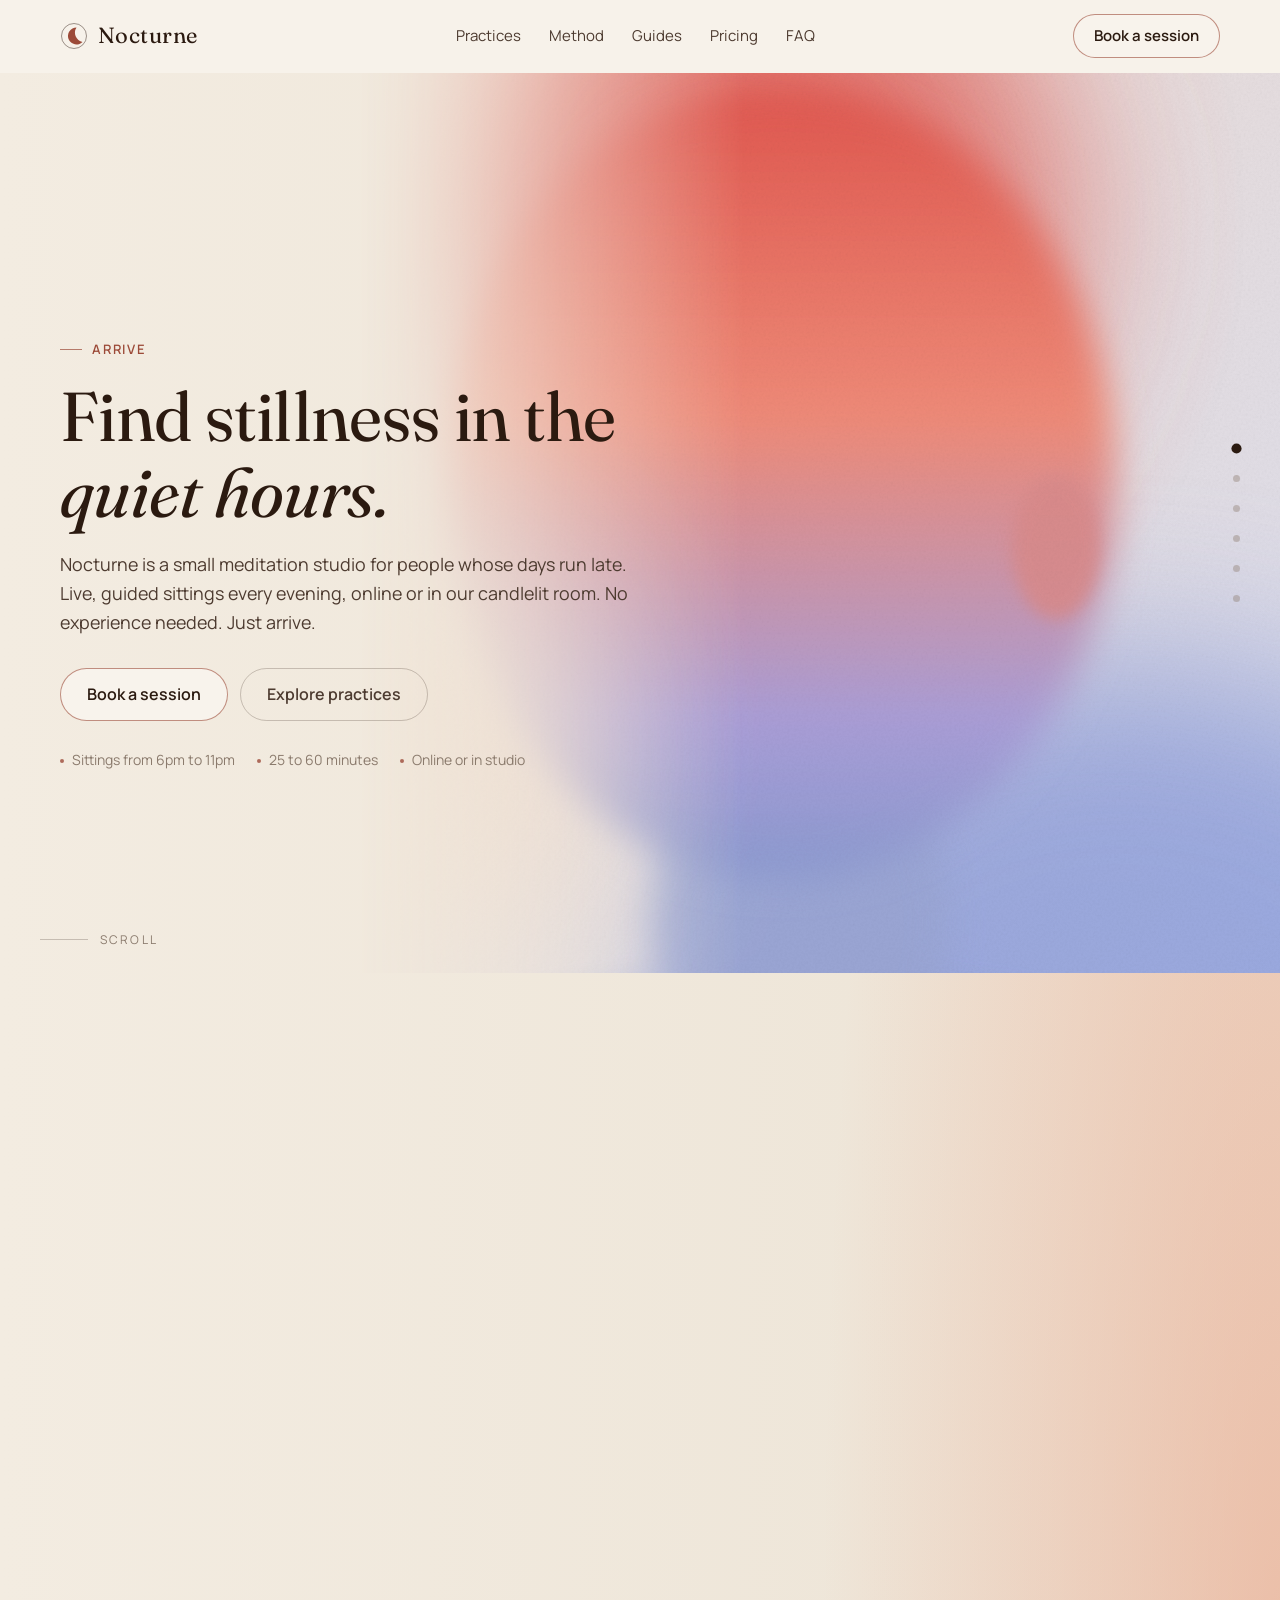
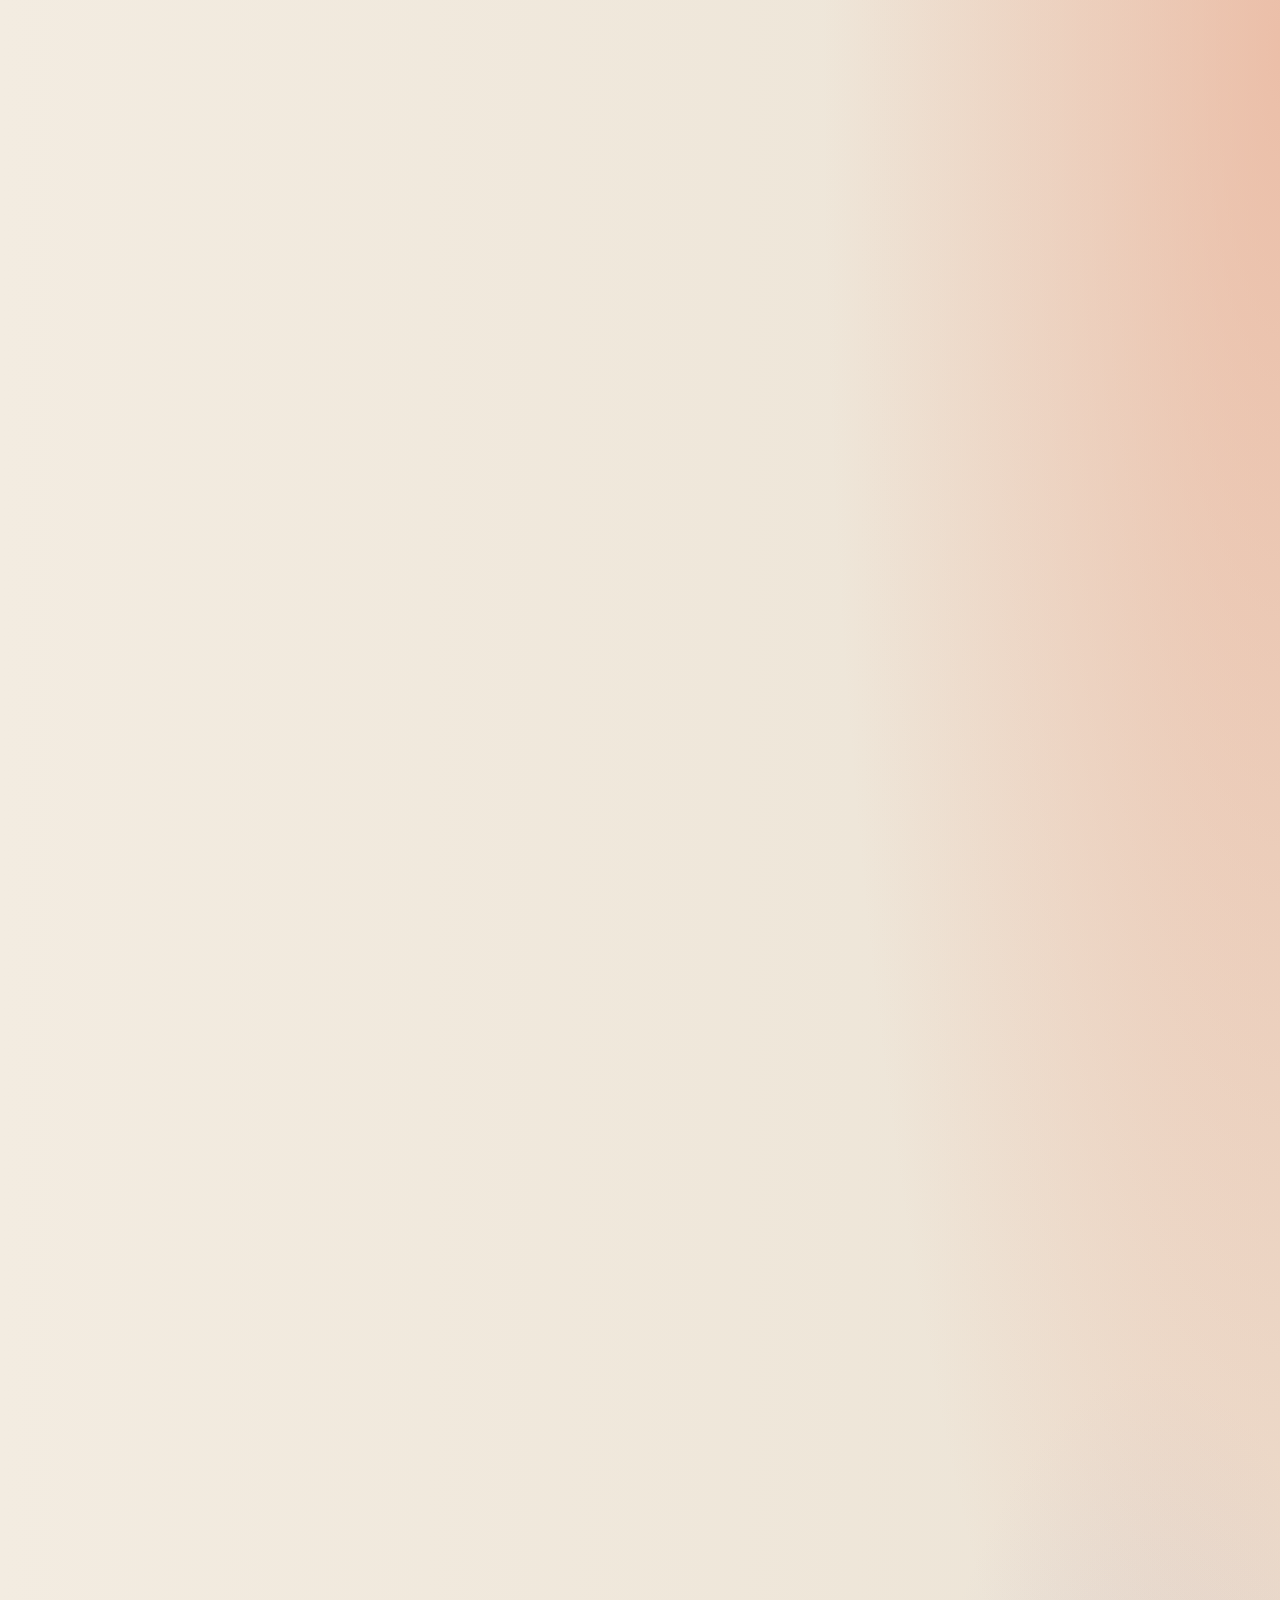
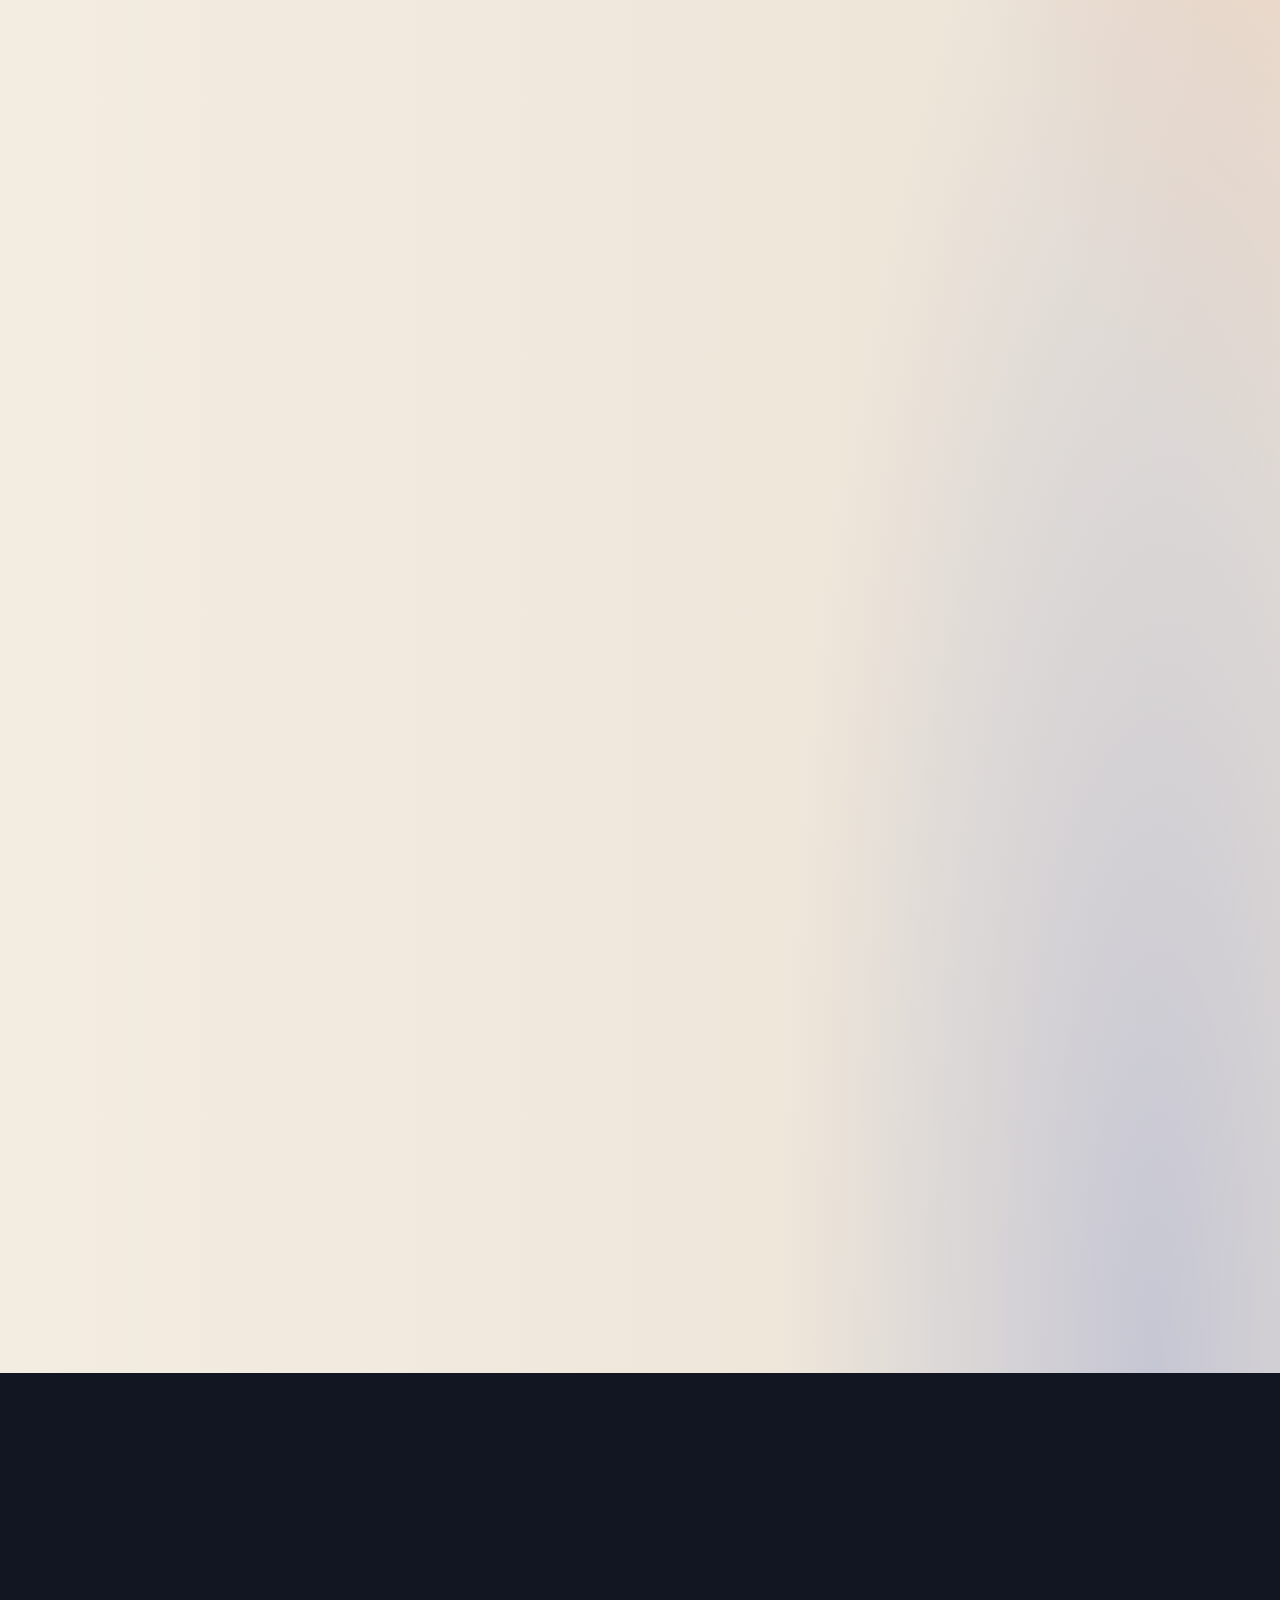
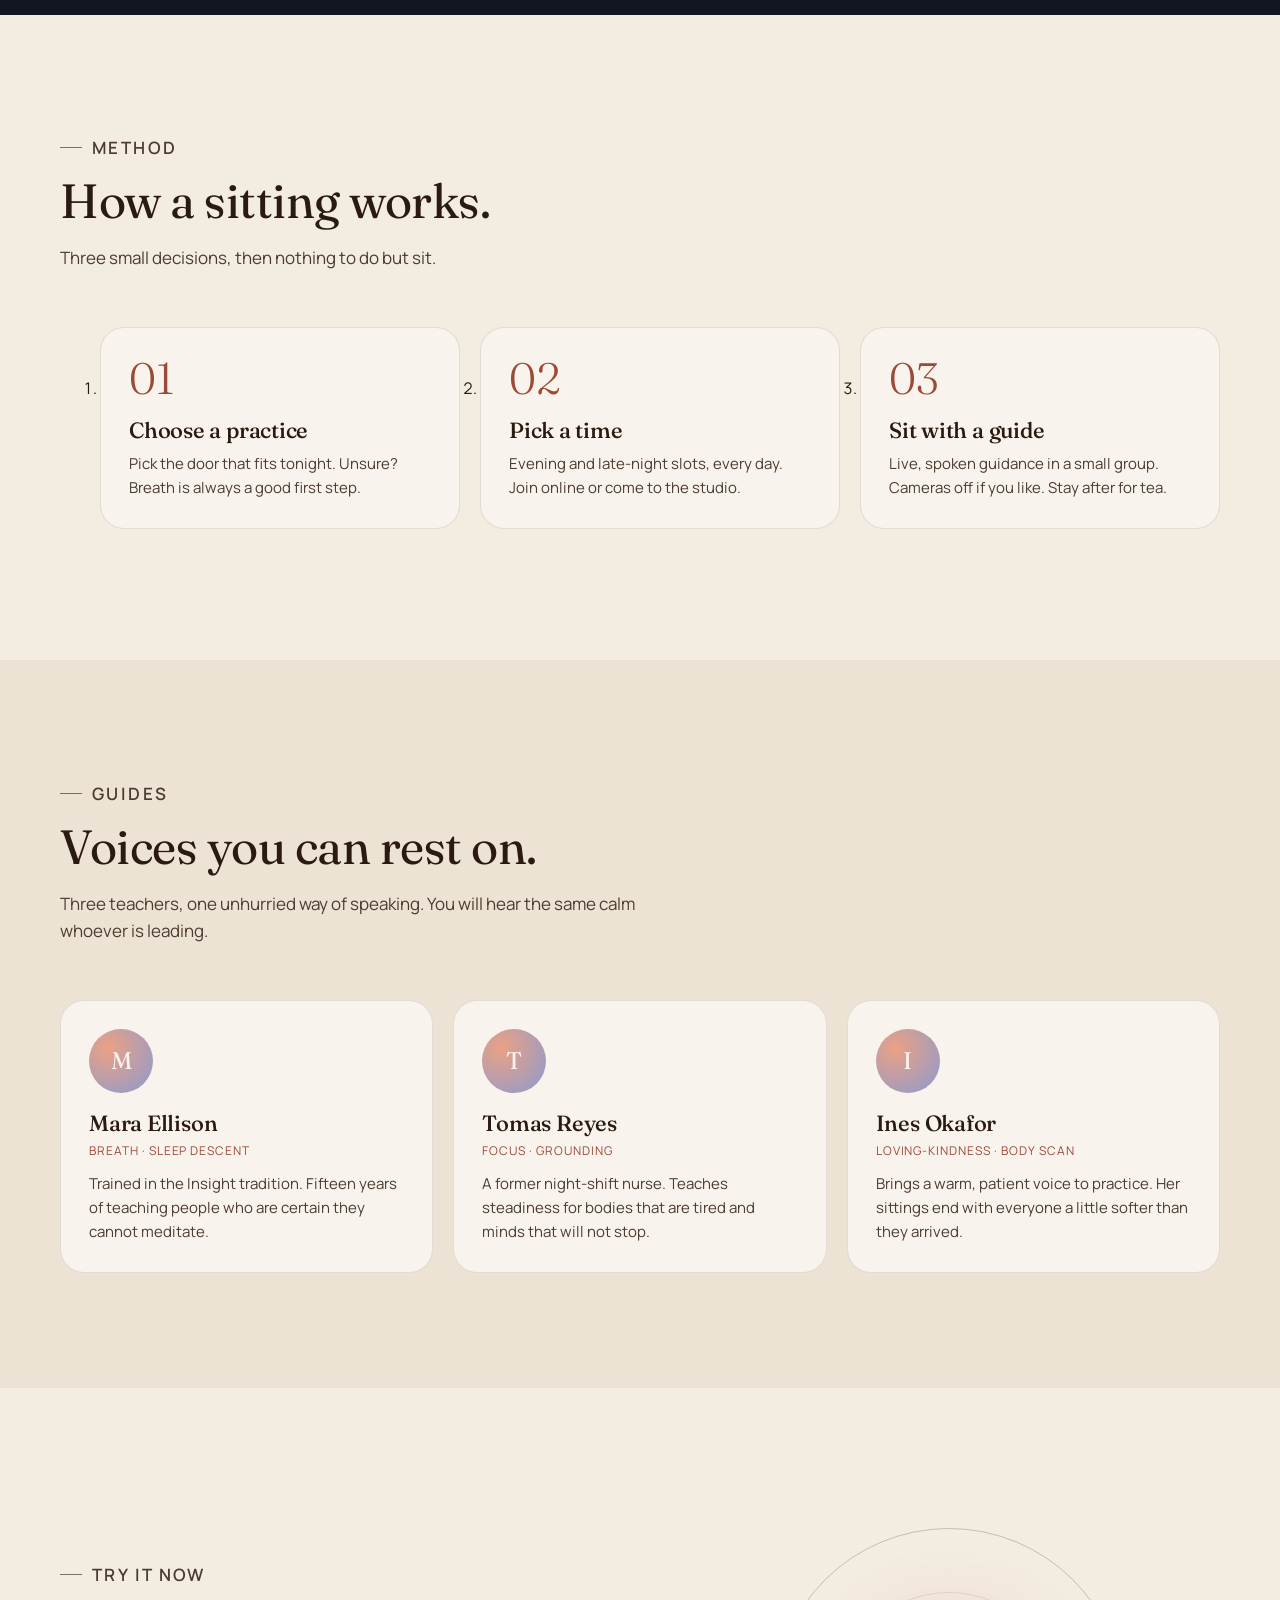
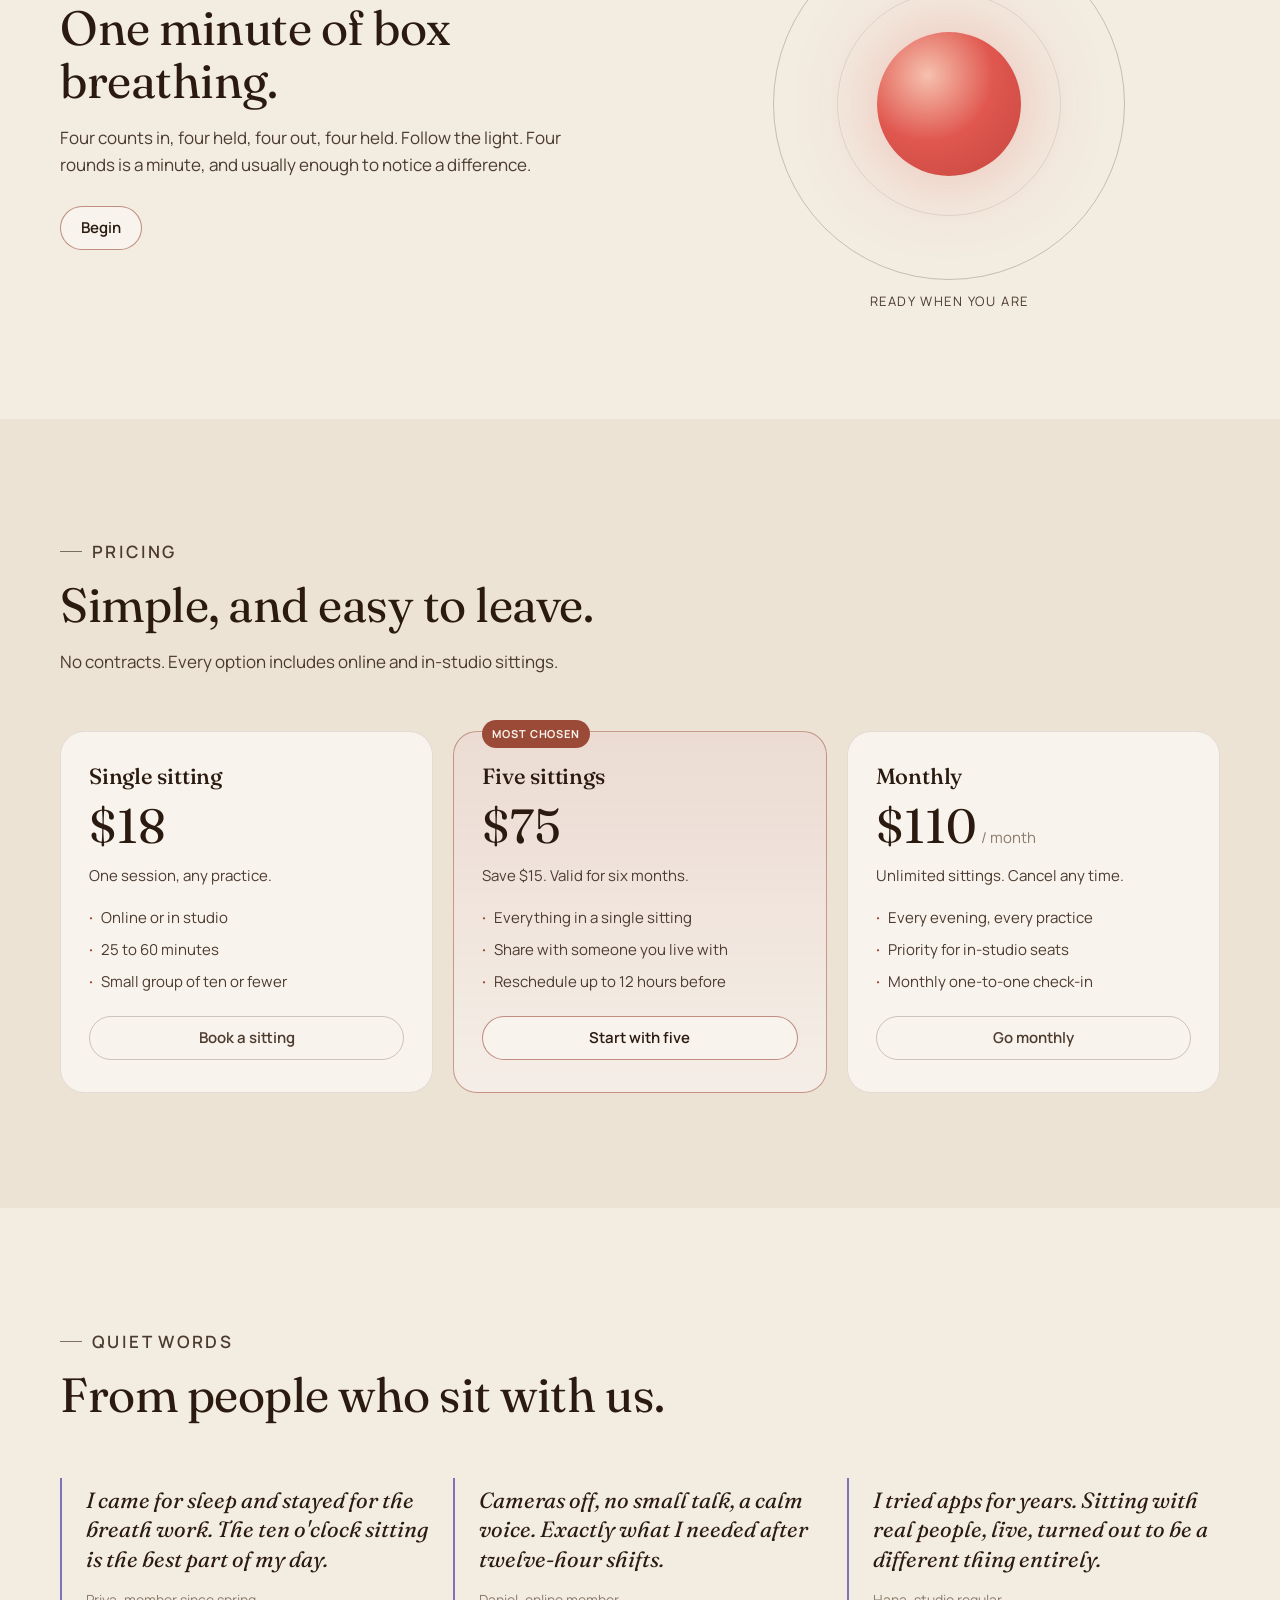
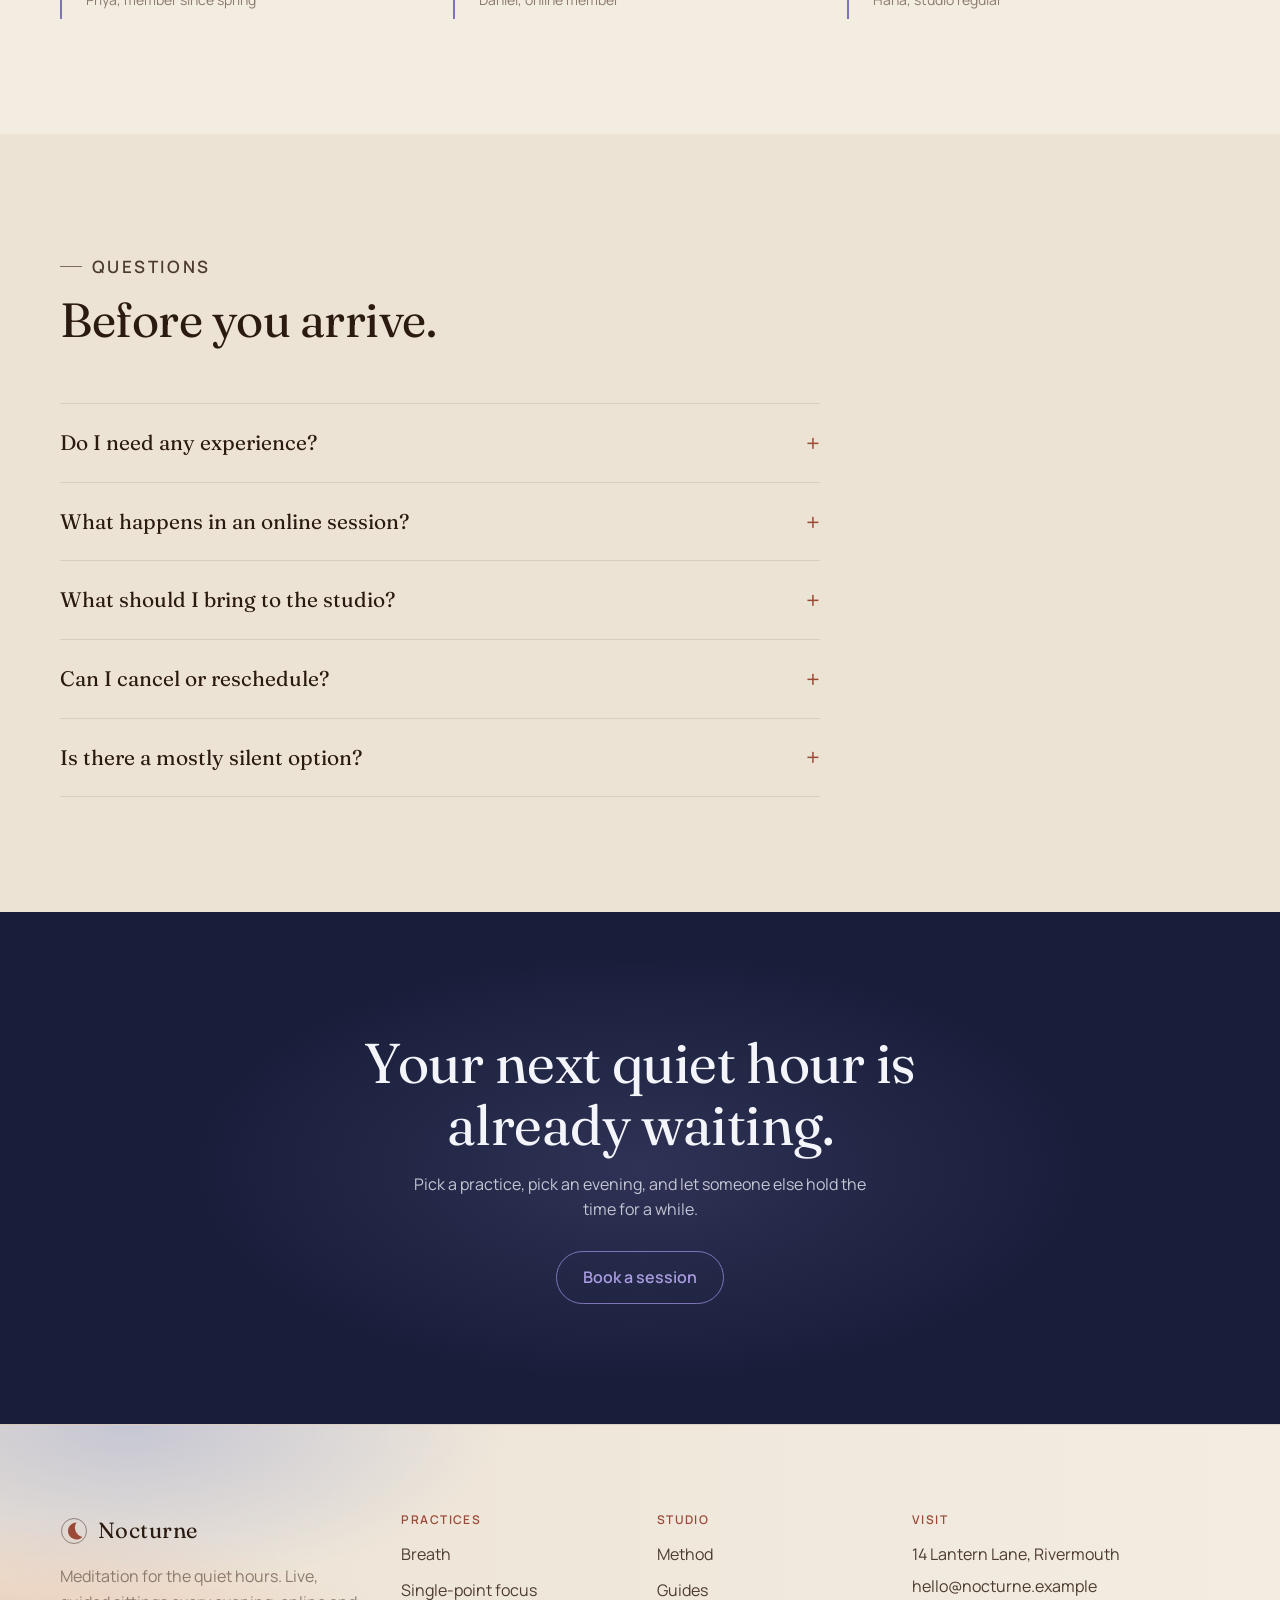
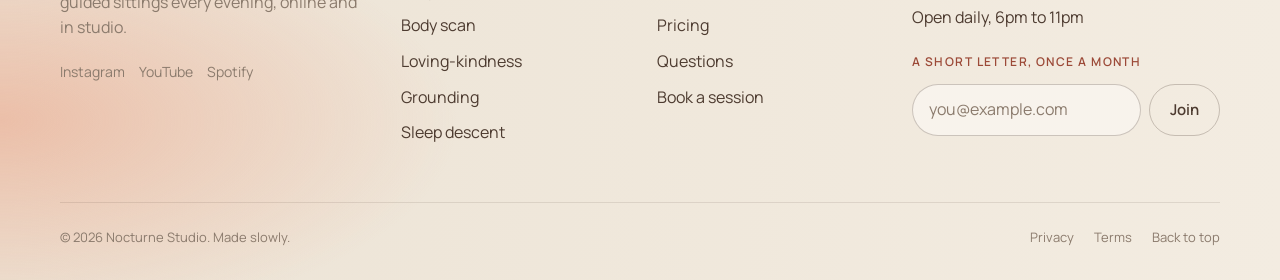
<file: index.html>
<!doctype html>
<html lang="en">
<head>
  <meta charset="utf-8">
  <meta name="viewport" content="width=device-width, initial-scale=1">
  <title>Nocturne — Meditation for the quiet hours</title>
  <meta name="description" content="Live, guided meditation every evening and late night. Online or in our candlelit studio. No experience needed.">
  <meta name="theme-color" content="#f3ece1">
  <link rel="icon" href="data:image/svg+xml,%3Csvg xmlns='http://www.w3.org/2000/svg' viewBox='0 0 32 32'%3E%3Ccircle cx='16' cy='16' r='16' fill='%23f3ece1'/%3E%3Cpath d='M19 6a10 10 0 1 0 7 17A11 11 0 0 1 19 6z' fill='%239c4a38'/%3E%3C/svg%3E">
  <link rel="preconnect" href="https://fonts.googleapis.com">
  <link rel="preconnect" href="https://fonts.gstatic.com" crossorigin>
  <link href="https://fonts.googleapis.com/css2?family=Fraunces:ital,opsz,wght@0,9..144,300;0,9..144,400;0,9..144,500;1,9..144,400&family=Manrope:wght@400;500;600;700&display=swap" rel="stylesheet">
  <link rel="stylesheet" href="styles.css">
</head>
<body>
  <a class="skip-link" href="#main">Skip to content</a>

  <header class="site-header">
    <div class="container header-inner">
      <a class="brand" href="index.html" aria-label="Nocturne home">
        <svg class="brand-mark" viewBox="0 0 28 28" aria-hidden="true">
          <circle cx="14" cy="14" r="12.5" fill="none" stroke="currentColor" stroke-width="1" opacity="0.45"/>
          <path d="M16.5 5.5a8.5 8.5 0 1 0 6 14.5A9.5 9.5 0 0 1 16.5 5.5z" fill="#9c4a38"/>
        </svg>
        Nocturne
      </a>
      <nav class="primary-nav" id="primary-nav" aria-label="Primary">
        <ul>
          <li><a href="#practices">Practices</a></li>
          <li><a href="#method">Method</a></li>
          <li><a href="#guides">Guides</a></li>
          <li><a href="#pricing">Pricing</a></li>
          <li><a href="#faq">FAQ</a></li>
          <li class="nav-book"><a href="booking.html">Book a session</a></li>
        </ul>
      </nav>
      <div class="header-actions">
        <a class="btn btn-primary header-cta" href="booking.html">Book a session</a>
        <button class="nav-toggle" type="button" aria-expanded="false" aria-controls="primary-nav" aria-label="Open menu">
          <svg class="icon-open" viewBox="0 0 20 20" fill="none" stroke="currentColor" stroke-width="1.5" stroke-linecap="round" aria-hidden="true"><path d="M3 6h14M3 14h14"/></svg>
          <svg class="icon-close" viewBox="0 0 20 20" fill="none" stroke="currentColor" stroke-width="1.5" stroke-linecap="round" aria-hidden="true"><path d="M5 5l10 10M15 5L5 15"/></svg>
        </button>
      </div>
    </div>
  </header>

  <main id="main">

    <!-- Hero: six full-bleed passages that crossfade as the page scrolls -->
    <section class="hero passages" aria-label="Introduction" data-passages>
      <div class="passages-stage">
        <div class="passages-art" aria-hidden="true">
          <figure class="passage-art is-active"><img src="art/plate-eclipse.svg" width="640" height="640" alt="" fetchpriority="high"></figure>
          <figure class="passage-art"><img src="art/plate-profile.svg" width="640" height="640" alt=""></figure>
          <figure class="passage-art"><img src="art/plate-radiation.svg" width="640" height="640" alt=""></figure>
          <figure class="passage-art"><img src="art/plate-optic.svg" width="640" height="640" alt=""></figure>
          <figure class="passage-art"><img src="art/plate-vitrium.svg" width="640" height="640" alt=""></figure>
          <figure class="passage-art"><img src="art/plate-stones.svg" width="640" height="640" alt=""></figure>
        </div>
        <div class="container passages-copy">
          <article class="passage is-active" aria-hidden="false">
            <p class="eyebrow">Arrive</p>
            <h1 id="hero-title">Find stillness in the <em>quiet hours.</em></h1>
            <p class="lede">Nocturne is a small meditation studio for people whose days run late. Live, guided sittings every evening, online or in our candlelit room. No experience needed. Just arrive.</p>
            <div class="hero-actions">
              <a class="btn btn-primary btn-lg" href="booking.html">Book a session</a>
              <a class="btn btn-ghost btn-lg" href="#practices">Explore practices</a>
            </div>
            <ul class="hero-meta">
              <li>Sittings from 6pm to 11pm</li>
              <li>25 to 60 minutes</li>
              <li>Online or in studio</li>
            </ul>
          </article>
          <article class="passage" aria-hidden="true">
            <p class="eyebrow">Attend</p>
            <h2>Notice the thinking without joining it.</h2>
          </article>
          <article class="passage" aria-hidden="true">
            <p class="eyebrow">Soften</p>
            <h2>Let the edges of the day go out of focus.</h2>
          </article>
          <article class="passage" aria-hidden="true">
            <p class="eyebrow">See</p>
            <h2>Clarity isn't effort. It's what remains when effort stops.</h2>
          </article>
          <article class="passage" aria-hidden="true">
            <p class="eyebrow">Rest</p>
            <h2>Somewhere under the noise, you are already still.</h2>
          </article>
          <article class="passage" aria-hidden="true">
            <p class="eyebrow">Walk</p>
            <h2>One breath, then the next. That is the whole practice.</h2>
            <div class="hero-actions">
              <a class="btn btn-primary btn-lg" href="booking.html">Start the first session</a>
            </div>
          </article>
        </div>
        <ol class="passages-dots" aria-label="Passages">
          <li><button type="button" class="is-active" aria-label="Passage 1 of 6: Arrive" aria-current="true"><span></span></button></li>
          <li><button type="button" aria-label="Passage 2 of 6: Attend"><span></span></button></li>
          <li><button type="button" aria-label="Passage 3 of 6: Soften"><span></span></button></li>
          <li><button type="button" aria-label="Passage 4 of 6: See"><span></span></button></li>
          <li><button type="button" aria-label="Passage 5 of 6: Rest"><span></span></button></li>
          <li><button type="button" aria-label="Passage 6 of 6: Walk"><span></span></button></li>
        </ol>
        <p class="scroll-hint" aria-hidden="true">Scroll</p>
      </div>
    </section>

    <!-- Practices -->
    <section class="section section-night" id="practices" aria-labelledby="practices-title">
      <div class="container">
        <div class="section-head reveal">
          <p class="eyebrow">Practices</p>
          <h2 id="practices-title">Six ways in.</h2>
          <p>Each practice is a different door into the same quiet room. Start with whichever feels closest tonight.</p>
        </div>
        <div class="practice-grid" data-stagger>
          <article class="practice reveal">
            <img src="art/plate-eclipse.svg" width="640" height="480" alt="" loading="lazy">
            <div class="practice-body">
              <h3>Breath</h3>
              <p>Follow the breath as it slows. The simplest practice, and the one we return to most.</p>
              <div class="practice-meta"><span>25 min</span><span>All levels</span></div>
              <a class="practice-link" href="booking.html?practice=breath">Book this <span class="arrow" aria-hidden="true">→</span></a>
            </div>
          </article>
          <article class="practice reveal">
            <img src="art/plate-optic.svg" width="640" height="480" alt="" loading="lazy">
            <div class="practice-body">
              <h3>Single-point focus</h3>
              <p>Rest attention on one thing, a candle or a sound, and gently return each time it wanders.</p>
              <div class="practice-meta"><span>30 min</span><span>All levels</span></div>
              <a class="practice-link" href="booking.html?practice=focus">Book this <span class="arrow" aria-hidden="true">→</span></a>
            </div>
          </article>
          <article class="practice reveal">
            <img src="art/plate-profile.svg" width="640" height="480" alt="" loading="lazy">
            <div class="practice-body">
              <h3>Body scan</h3>
              <p>Move attention slowly from crown to feet, releasing whatever the day has left behind.</p>
              <div class="practice-meta"><span>40 min</span><span>All levels</span></div>
              <a class="practice-link" href="booking.html?practice=body">Book this <span class="arrow" aria-hidden="true">→</span></a>
            </div>
          </article>
          <article class="practice reveal">
            <img src="art/plate-radiation.svg" width="640" height="480" alt="" loading="lazy">
            <div class="practice-body">
              <h3>Loving-kindness</h3>
              <p>Send warmth outward in widening circles: to yourself, to someone close, to everyone.</p>
              <div class="practice-meta"><span>30 min</span><span>All levels</span></div>
              <a class="practice-link" href="booking.html?practice=kindness">Book this <span class="arrow" aria-hidden="true">→</span></a>
            </div>
          </article>
          <article class="practice reveal">
            <img src="art/plate-stones.svg" width="640" height="480" alt="" loading="lazy">
            <div class="practice-body">
              <h3>Grounding</h3>
              <p>For restless nights. Weight, contact, and the steadiness of the floor beneath you.</p>
              <div class="practice-meta"><span>25 min</span><span>Beginner friendly</span></div>
              <a class="practice-link" href="booking.html?practice=grounding">Book this <span class="arrow" aria-hidden="true">→</span></a>
            </div>
          </article>
          <article class="practice reveal">
            <img src="art/plate-vitrium.svg" width="640" height="480" alt="" loading="lazy">
            <div class="practice-body">
              <h3>Sleep descent</h3>
              <p>A slow, spoken drift toward sleep. Lie down. There is nowhere else to be.</p>
              <div class="practice-meta"><span>60 min</span><span>All levels</span></div>
              <a class="practice-link" href="booking.html?practice=sleep">Book this <span class="arrow" aria-hidden="true">→</span></a>
            </div>
          </article>
        </div>
      </div>
    </section>

    <!-- Method -->
    <section class="section" id="method" aria-labelledby="method-title">
      <div class="container">
        <div class="section-head reveal">
          <p class="eyebrow">Method</p>
          <h2 id="method-title">How a sitting works.</h2>
          <p>Three small decisions, then nothing to do but sit.</p>
        </div>
        <ol class="steps" data-stagger>
          <li class="step-card reveal">
            <div class="num" aria-hidden="true">01</div>
            <h3>Choose a practice</h3>
            <p>Pick the door that fits tonight. Unsure? Breath is always a good first step.</p>
          </li>
          <li class="step-card reveal">
            <div class="num" aria-hidden="true">02</div>
            <h3>Pick a time</h3>
            <p>Evening and late-night slots, every day. Join online or come to the studio.</p>
          </li>
          <li class="step-card reveal">
            <div class="num" aria-hidden="true">03</div>
            <h3>Sit with a guide</h3>
            <p>Live, spoken guidance in a small group. Cameras off if you like. Stay after for tea.</p>
          </li>
        </ol>
      </div>
    </section>

    <!-- Guides -->
    <section class="section section-tint" id="guides" aria-labelledby="guides-title">
      <div class="container">
        <div class="section-head reveal">
          <p class="eyebrow">Guides</p>
          <h2 id="guides-title">Voices you can rest on.</h2>
          <p>Three teachers, one unhurried way of speaking. You will hear the same calm whoever is leading.</p>
        </div>
        <div class="guides" data-stagger>
          <article class="guide reveal">
            <div class="avatar" aria-hidden="true">M</div>
            <h3>Mara Ellison</h3>
            <p class="tags">Breath · Sleep descent</p>
            <p>Trained in the Insight tradition. Fifteen years of teaching people who are certain they cannot meditate.</p>
          </article>
          <article class="guide reveal">
            <div class="avatar" aria-hidden="true">T</div>
            <h3>Tomas Reyes</h3>
            <p class="tags">Focus · Grounding</p>
            <p>A former night-shift nurse. Teaches steadiness for bodies that are tired and minds that will not stop.</p>
          </article>
          <article class="guide reveal">
            <div class="avatar" aria-hidden="true">I</div>
            <h3>Ines Okafor</h3>
            <p class="tags">Loving-kindness · Body scan</p>
            <p>Brings a warm, patient voice to practice. Her sittings end with everyone a little softer than they arrived.</p>
          </article>
        </div>
      </div>
    </section>

    <!-- Breathing tool -->
    <section class="section" id="breathe" aria-labelledby="breathe-title">
      <div class="container breathe">
        <div class="breathe-copy reveal">
          <p class="eyebrow">Try it now</p>
          <h2 id="breathe-title">One minute of box breathing.</h2>
          <p>Four counts in, four held, four out, four held. Follow the light. Four rounds is a minute, and usually enough to notice a difference.</p>
          <div class="breathe-actions">
            <button class="btn btn-primary" type="button" data-breathe-toggle>Begin</button>
            <span class="breathe-cycles" data-breathe-cycles aria-live="polite"></span>
          </div>
        </div>
        <div class="breathe-stage reveal" data-breathe>
          <div class="breathe-ring" aria-hidden="true"></div>
          <div class="breathe-ring inner" aria-hidden="true"></div>
          <div class="breathe-orb" aria-hidden="true"><span class="breathe-count"></span></div>
          <p class="breathe-phase" aria-live="polite">Ready when you are</p>
        </div>
      </div>
    </section>

    <!-- Pricing -->
    <section class="section section-tint" id="pricing" aria-labelledby="pricing-title">
      <div class="container">
        <div class="section-head reveal">
          <p class="eyebrow">Pricing</p>
          <h2 id="pricing-title">Simple, and easy to leave.</h2>
          <p>No contracts. Every option includes online and in-studio sittings.</p>
        </div>
        <div class="pricing" data-stagger>
          <article class="plan reveal">
            <h3>Single sitting</h3>
            <p class="price">$18</p>
            <p>One session, any practice.</p>
            <ul>
              <li>Online or in studio</li>
              <li>25 to 60 minutes</li>
              <li>Small group of ten or fewer</li>
            </ul>
            <a class="btn btn-ghost" href="booking.html?plan=single">Book a sitting</a>
          </article>
          <article class="plan is-featured reveal">
            <span class="plan-badge">Most chosen</span>
            <h3>Five sittings</h3>
            <p class="price">$75</p>
            <p>Save $15. Valid for six months.</p>
            <ul>
              <li>Everything in a single sitting</li>
              <li>Share with someone you live with</li>
              <li>Reschedule up to 12 hours before</li>
            </ul>
            <a class="btn btn-primary" href="booking.html?plan=five">Start with five</a>
          </article>
          <article class="plan reveal">
            <h3>Monthly</h3>
            <p class="price">$110<small>/ month</small></p>
            <p>Unlimited sittings. Cancel any time.</p>
            <ul>
              <li>Every evening, every practice</li>
              <li>Priority for in-studio seats</li>
              <li>Monthly one-to-one check-in</li>
            </ul>
            <a class="btn btn-ghost" href="booking.html?plan=monthly">Go monthly</a>
          </article>
        </div>
      </div>
    </section>

    <!-- Testimonials -->
    <section class="section" id="words" aria-labelledby="words-title">
      <div class="container">
        <div class="section-head reveal">
          <p class="eyebrow">Quiet words</p>
          <h2 id="words-title">From people who sit with us.</h2>
        </div>
        <div class="quotes" data-stagger>
          <figure class="quote reveal">
            <blockquote>I came for sleep and stayed for the breath work. The ten o'clock sitting is the best part of my day.</blockquote>
            <figcaption>Priya, member since spring</figcaption>
          </figure>
          <figure class="quote reveal">
            <blockquote>Cameras off, no small talk, a calm voice. Exactly what I needed after twelve-hour shifts.</blockquote>
            <figcaption>Daniel, online member</figcaption>
          </figure>
          <figure class="quote reveal">
            <blockquote>I tried apps for years. Sitting with real people, live, turned out to be a different thing entirely.</blockquote>
            <figcaption>Hana, studio regular</figcaption>
          </figure>
        </div>
      </div>
    </section>

    <!-- FAQ -->
    <section class="section section-tint" id="faq" aria-labelledby="faq-title">
      <div class="container">
        <div class="section-head reveal">
          <p class="eyebrow">Questions</p>
          <h2 id="faq-title">Before you arrive.</h2>
        </div>
        <div class="faq reveal">
          <details>
            <summary>Do I need any experience?</summary>
            <div class="answer"><p>No. Every sitting is guided from the first breath to the last. If you can listen, you can do this. Breath and Grounding are the gentlest places to begin.</p></div>
          </details>
          <details>
            <summary>What happens in an online session?</summary>
            <div class="answer"><p>You receive a link by email an hour before. Join from anywhere quiet. Cameras and microphones can stay off; the guide speaks, you listen, and there is a short optional chat at the end.</p></div>
          </details>
          <details>
            <summary>What should I bring to the studio?</summary>
            <div class="answer"><p>Nothing. We have cushions, chairs, blankets and tea. Wear whatever you can sit comfortably in for an hour. Arrive a few minutes early; the door closes at the start so nobody is disturbed.</p></div>
          </details>
          <details>
            <summary>Can I cancel or reschedule?</summary>
            <div class="answer"><p>Yes, up to 12 hours before the sitting, from the booking page on the device you booked with, or by replying to your confirmation email. Later than that, the sitting is used.</p></div>
          </details>
          <details>
            <summary>Is there a mostly silent option?</summary>
            <div class="answer"><p>Yes. The 10pm Grounding sitting is almost entirely silent, with a few words at the start and a bell at the end. Many people use it as the last thing they do before sleep.</p></div>
          </details>
        </div>
      </div>
    </section>

    <!-- Call to action -->
    <section class="cta-band" aria-labelledby="cta-title">
      <div class="container reveal">
        <h2 id="cta-title">Your next quiet hour is already waiting.</h2>
        <p>Pick a practice, pick an evening, and let someone else hold the time for a while.</p>
        <a class="btn btn-primary btn-lg" href="booking.html">Book a session</a>
      </div>
    </section>

  </main>

  <footer class="site-footer starfield">
    <div class="container">
      <div class="footer-grid">
        <div class="footer-brand">
          <a class="brand" href="index.html" aria-label="Nocturne home">
            <svg class="brand-mark" viewBox="0 0 28 28" aria-hidden="true">
              <circle cx="14" cy="14" r="12.5" fill="none" stroke="currentColor" stroke-width="1" opacity="0.45"/>
              <path d="M16.5 5.5a8.5 8.5 0 1 0 6 14.5A9.5 9.5 0 0 1 16.5 5.5z" fill="#9c4a38"/>
            </svg>
            Nocturne
          </a>
          <p>Meditation for the quiet hours. Live, guided sittings every evening, online and in studio.</p>
          <ul class="footer-social">
            <li><a href="#">Instagram</a></li>
            <li><a href="#">YouTube</a></li>
            <li><a href="#">Spotify</a></li>
          </ul>
        </div>
        <div class="footer-col">
          <h4>Practices</h4>
          <ul>
            <li><a href="booking.html?practice=breath">Breath</a></li>
            <li><a href="booking.html?practice=focus">Single-point focus</a></li>
            <li><a href="booking.html?practice=body">Body scan</a></li>
            <li><a href="booking.html?practice=kindness">Loving-kindness</a></li>
            <li><a href="booking.html?practice=grounding">Grounding</a></li>
            <li><a href="booking.html?practice=sleep">Sleep descent</a></li>
          </ul>
        </div>
        <div class="footer-col">
          <h4>Studio</h4>
          <ul>
            <li><a href="#method">Method</a></li>
            <li><a href="#guides">Guides</a></li>
            <li><a href="#pricing">Pricing</a></li>
            <li><a href="#faq">Questions</a></li>
            <li><a href="booking.html">Book a session</a></li>
          </ul>
        </div>
        <div class="footer-col">
          <h4>Visit</h4>
          <address>
            <span>14 Lantern Lane, Rivermouth</span>
            <a href="mailto:hello@nocturne.example">hello@nocturne.example</a>
            <span>Open daily, 6pm to 11pm</span>
          </address>
          <h4 style="margin-top:24px">A short letter, once a month</h4>
          <form class="newsletter" data-newsletter>
            <label class="sr-only" for="newsletter-email">Email address</label>
            <input id="newsletter-email" type="email" name="email" placeholder="you@example.com" autocomplete="email" required>
            <button class="btn btn-ghost" type="submit">Join</button>
          </form>
          <p class="form-note" hidden aria-live="polite"></p>
        </div>
      </div>
      <div class="footer-bottom">
        <p>© <span data-year>2026</span> Nocturne Studio. Made slowly.</p>
        <ul>
          <li><a href="#">Privacy</a></li>
          <li><a href="#">Terms</a></li>
          <li><a href="#main">Back to top</a></li>
        </ul>
      </div>
    </div>
  </footer>

  <script src="support.js" defer></script>
</body>
</html>
</file>
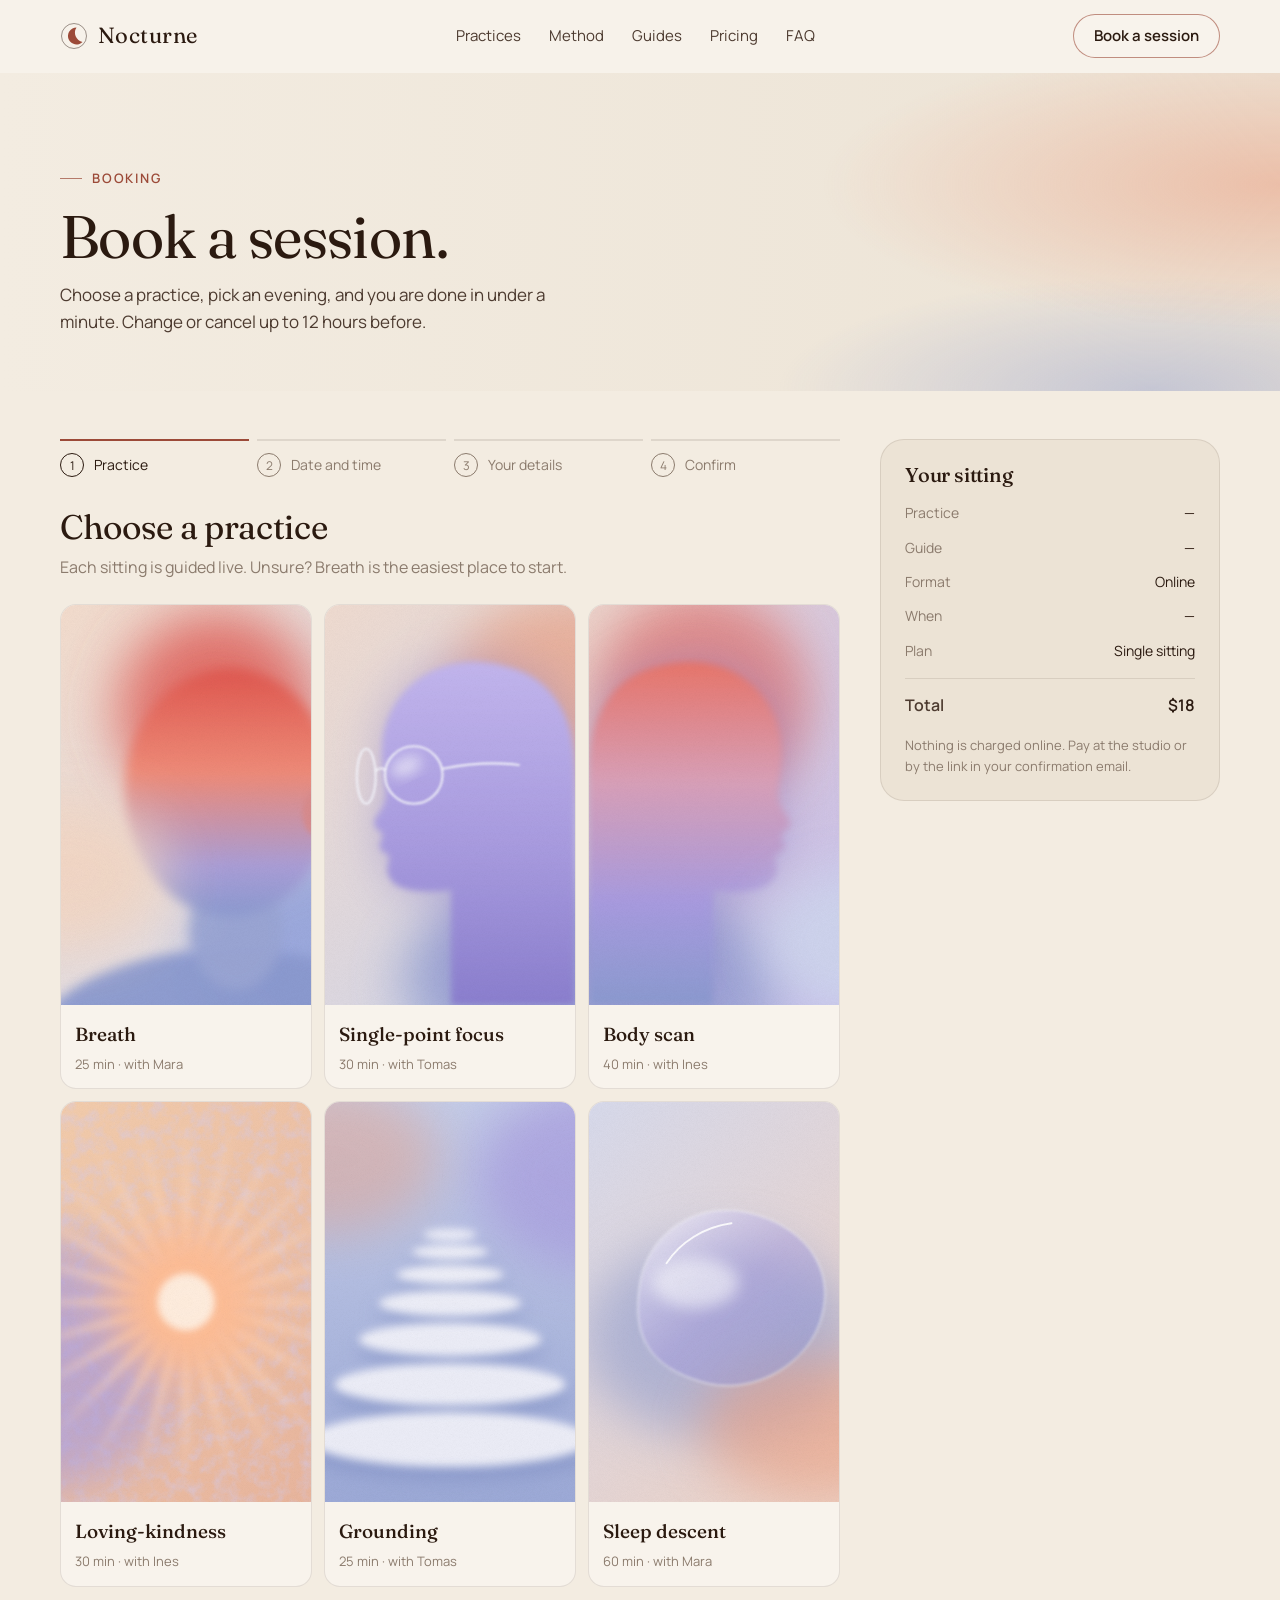
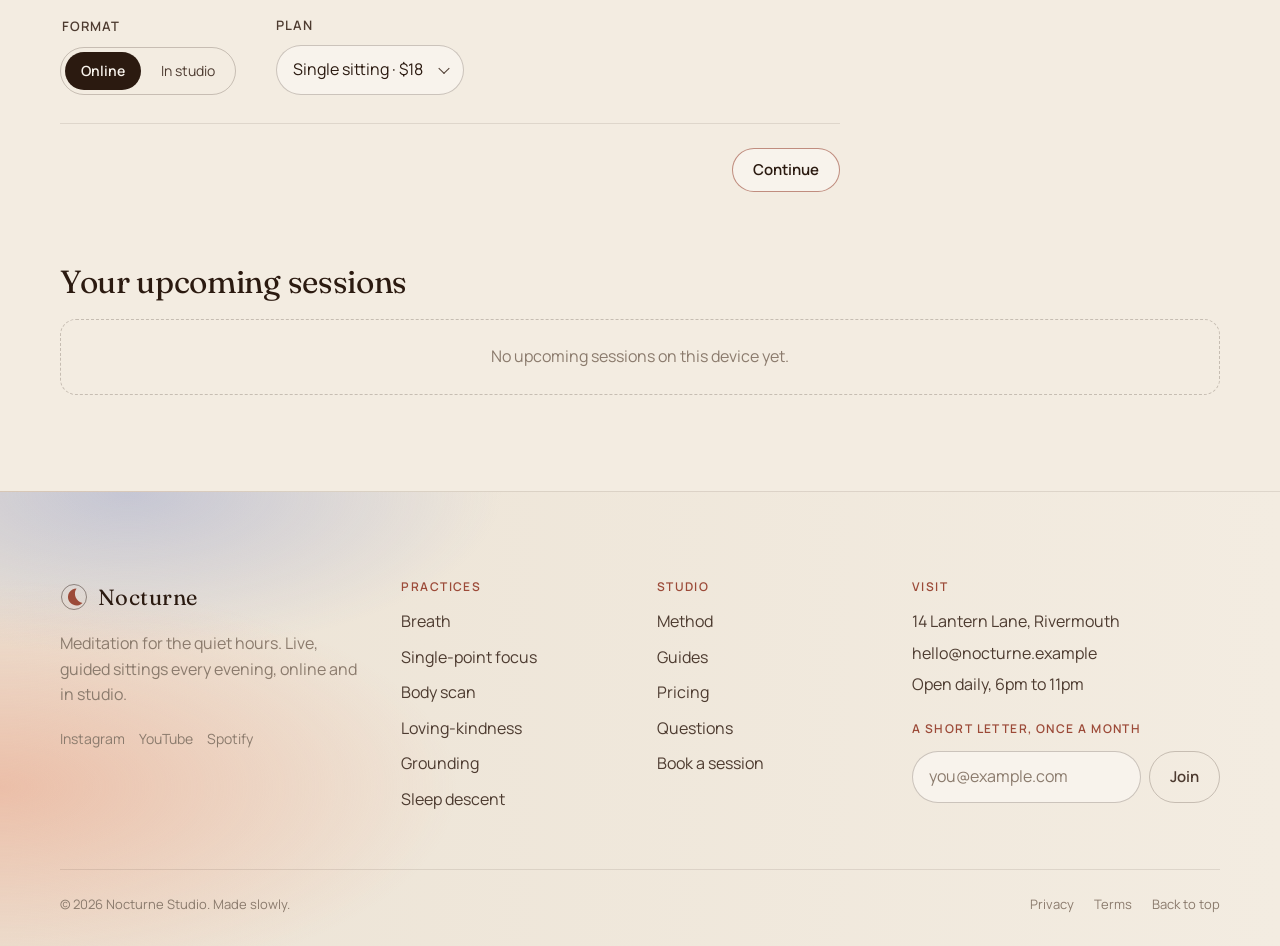
<file: booking.html>
<!doctype html>
<html lang="en">
<head>
  <meta charset="utf-8">
  <meta name="viewport" content="width=device-width, initial-scale=1">
  <title>Book a session — Nocturne</title>
  <meta name="description" content="Book a live, guided meditation sitting at Nocturne. Choose a practice, pick an evening, and confirm in under a minute.">
  <meta name="theme-color" content="#f3ece1">
  <link rel="icon" href="data:image/svg+xml,%3Csvg xmlns='http://www.w3.org/2000/svg' viewBox='0 0 32 32'%3E%3Ccircle cx='16' cy='16' r='16' fill='%23f3ece1'/%3E%3Cpath d='M19 6a10 10 0 1 0 7 17A11 11 0 0 1 19 6z' fill='%239c4a38'/%3E%3C/svg%3E">
  <link rel="preconnect" href="https://fonts.googleapis.com">
  <link rel="preconnect" href="https://fonts.gstatic.com" crossorigin>
  <link href="https://fonts.googleapis.com/css2?family=Fraunces:ital,opsz,wght@0,9..144,300;0,9..144,400;0,9..144,500;1,9..144,400&family=Manrope:wght@400;500;600;700&display=swap" rel="stylesheet">
  <link rel="stylesheet" href="styles.css">
</head>
<body>
  <a class="skip-link" href="#main">Skip to content</a>

  <header class="site-header">
    <div class="container header-inner">
      <a class="brand" href="index.html" aria-label="Nocturne home">
        <svg class="brand-mark" viewBox="0 0 28 28" aria-hidden="true">
          <circle cx="14" cy="14" r="12.5" fill="none" stroke="currentColor" stroke-width="1" opacity="0.45"/>
          <path d="M16.5 5.5a8.5 8.5 0 1 0 6 14.5A9.5 9.5 0 0 1 16.5 5.5z" fill="#9c4a38"/>
        </svg>
        Nocturne
      </a>
      <nav class="primary-nav" id="primary-nav" aria-label="Primary">
        <ul>
          <li><a href="index.html#practices">Practices</a></li>
          <li><a href="index.html#method">Method</a></li>
          <li><a href="index.html#guides">Guides</a></li>
          <li><a href="index.html#pricing">Pricing</a></li>
          <li><a href="index.html#faq">FAQ</a></li>
          <li class="nav-book"><a href="booking.html">Book a session</a></li>
        </ul>
      </nav>
      <div class="header-actions">
        <a class="btn btn-primary header-cta" href="booking.html" aria-current="page">Book a session</a>
        <button class="nav-toggle" type="button" aria-expanded="false" aria-controls="primary-nav" aria-label="Open menu">
          <svg class="icon-open" viewBox="0 0 20 20" fill="none" stroke="currentColor" stroke-width="1.5" stroke-linecap="round" aria-hidden="true"><path d="M3 6h14M3 14h14"/></svg>
          <svg class="icon-close" viewBox="0 0 20 20" fill="none" stroke="currentColor" stroke-width="1.5" stroke-linecap="round" aria-hidden="true"><path d="M5 5l10 10M15 5L5 15"/></svg>
        </button>
      </div>
    </div>
  </header>

  <main id="main">
    <section class="page-head starfield">
      <div class="container">
        <p class="eyebrow">Booking</p>
        <h1>Book a session.</h1>
        <p class="lede">Choose a practice, pick an evening, and you are done in under a minute. Change or cancel up to 12 hours before.</p>
      </div>
    </section>

    <div class="container booking-layout">
      <div class="booking-main">
        <p id="booking-live" class="sr-only" aria-live="polite"></p>

        <ol class="stepper" aria-label="Booking progress">
          <li class="step is-current" aria-current="step"><span class="step-num">1</span><span class="step-label">Practice</span></li>
          <li class="step"><span class="step-num">2</span><span class="step-label">Date and time</span></li>
          <li class="step"><span class="step-num">3</span><span class="step-label">Your details</span></li>
          <li class="step"><span class="step-num">4</span><span class="step-label">Confirm</span></li>
        </ol>

        <form id="booking-form" novalidate>

          <!-- Step 1: practice -->
          <section class="panel" data-panel="1" aria-labelledby="step1-title">
            <h2 id="step1-title" tabindex="-1">Choose a practice</h2>
            <p class="hint">Each sitting is guided live. Unsure? Breath is the easiest place to start.</p>

            <div class="choice-grid" role="radiogroup" aria-labelledby="step1-title">
              <label class="choice">
                <input type="radio" name="practice" value="breath">
                <img src="art/plate-eclipse.svg" width="640" height="400" alt="">
                <span class="choice-body"><strong>Breath</strong><small>25 min · with Mara</small></span>
              </label>
              <label class="choice">
                <input type="radio" name="practice" value="focus">
                <img src="art/plate-optic.svg" width="640" height="400" alt="">
                <span class="choice-body"><strong>Single-point focus</strong><small>30 min · with Tomas</small></span>
              </label>
              <label class="choice">
                <input type="radio" name="practice" value="body">
                <img src="art/plate-profile.svg" width="640" height="400" alt="">
                <span class="choice-body"><strong>Body scan</strong><small>40 min · with Ines</small></span>
              </label>
              <label class="choice">
                <input type="radio" name="practice" value="kindness">
                <img src="art/plate-radiation.svg" width="640" height="400" alt="">
                <span class="choice-body"><strong>Loving-kindness</strong><small>30 min · with Ines</small></span>
              </label>
              <label class="choice">
                <input type="radio" name="practice" value="grounding">
                <img src="art/plate-stones.svg" width="640" height="400" alt="">
                <span class="choice-body"><strong>Grounding</strong><small>25 min · with Tomas</small></span>
              </label>
              <label class="choice">
                <input type="radio" name="practice" value="sleep">
                <img src="art/plate-vitrium.svg" width="640" height="400" alt="">
                <span class="choice-body"><strong>Sleep descent</strong><small>60 min · with Mara</small></span>
              </label>
            </div>
            <p class="field-error" id="practice-error" role="alert"></p>

            <div class="options-row">
              <fieldset class="segmented-group" style="border:0;padding:0;margin:0">
                <legend class="field-label">Format</legend>
                <div class="segmented">
                  <label><input type="radio" name="format" value="online" checked>Online</label>
                  <label><input type="radio" name="format" value="studio">In studio</label>
                </div>
              </fieldset>
              <div>
                <label class="field-label" for="plan">Plan</label>
                <span class="select-wrap">
                  <select id="plan" name="plan">
                    <option value="single">Single sitting · $18</option>
                    <option value="five">Five sittings · $75</option>
                    <option value="monthly">Monthly · $110</option>
                  </select>
                </span>
              </div>
            </div>

            <div class="panel-actions">
              <button class="btn btn-primary" type="button" data-next>Continue</button>
            </div>
          </section>

          <!-- Step 2: date and time -->
          <section class="panel" data-panel="2" aria-labelledby="step2-title" hidden>
            <h2 id="step2-title" tabindex="-1">Pick a date and time</h2>
            <p class="hint">We sit every evening. Choose a day, then a start time.</p>

            <div class="picker">
              <div class="calendar" aria-labelledby="cal-title">
                <div class="calendar-head">
                  <h3 class="calendar-title" id="cal-title">Month</h3>
                  <div class="calendar-nav">
                    <button class="icon-btn" type="button" id="cal-prev" aria-label="Previous month">
                      <svg viewBox="0 0 16 16" fill="none" stroke="currentColor" stroke-width="1.5" stroke-linecap="round" stroke-linejoin="round" aria-hidden="true"><path d="M10 3L5 8l5 5"/></svg>
                    </button>
                    <button class="icon-btn" type="button" id="cal-next" aria-label="Next month">
                      <svg viewBox="0 0 16 16" fill="none" stroke="currentColor" stroke-width="1.5" stroke-linecap="round" stroke-linejoin="round" aria-hidden="true"><path d="M6 3l5 5-5 5"/></svg>
                    </button>
                  </div>
                </div>
                <div class="weekdays" aria-hidden="true">
                  <span>Mo</span><span>Tu</span><span>We</span><span>Th</span><span>Fr</span><span>Sa</span><span>Su</span>
                </div>
                <div class="days" id="cal-days" role="grid" aria-label="Choose a date"></div>
                <p class="field-error" id="date-error" role="alert"></p>
              </div>

              <div class="slots">
                <h3>Evening times</h3>
                <p class="slot-hint" id="slot-hint">Pick a date to see evening times.</p>
                <div class="slot-grid" id="slot-grid" role="group" aria-label="Choose a start time"></div>
                <p class="field-error" id="slot-error" role="alert"></p>
                <p class="tz-note" id="tz-note"></p>
              </div>
            </div>

            <div class="panel-actions">
              <button class="btn btn-ghost" type="button" data-back>Back</button>
              <button class="btn btn-primary" type="button" data-next>Continue</button>
            </div>
          </section>

          <!-- Step 3: details -->
          <section class="panel" data-panel="3" aria-labelledby="step3-title" hidden>
            <h2 id="step3-title" tabindex="-1">Your details</h2>
            <p class="hint">Only what we need to hold your seat and send the link.</p>

            <div class="form-row">
              <div class="field">
                <label for="name">Full name</label>
                <input class="input" id="name" name="name" type="text" autocomplete="name" required aria-describedby="name-error">
                <p class="field-error" id="name-error"></p>
              </div>
              <div class="field">
                <label for="email">Email</label>
                <input class="input" id="email" name="email" type="email" autocomplete="email" inputmode="email" required aria-describedby="email-error">
                <p class="field-error" id="email-error"></p>
              </div>
            </div>
            <div class="form-row">
              <div class="field">
                <label for="phone">Phone <span class="optional">(optional)</span></label>
                <input class="input" id="phone" name="phone" type="tel" autocomplete="tel" inputmode="tel" aria-describedby="phone-error">
                <p class="field-error" id="phone-error"></p>
              </div>
              <div class="field">
                <label for="level">Experience</label>
                <span class="select-wrap" style="display:block">
                  <select class="input" id="level" name="level">
                    <option value="new">New to meditation</option>
                    <option value="some">Some experience</option>
                    <option value="regular">Regular practice</option>
                  </select>
                </span>
              </div>
            </div>
            <div class="field">
              <label for="notes">Anything your guide should know? <span class="optional">(optional)</span></label>
              <textarea class="input" id="notes" name="notes" placeholder="Injuries, sleep trouble, a preference for silence…"></textarea>
            </div>
            <div class="field">
              <label class="checkbox">
                <input type="checkbox" id="consent" name="consent" aria-describedby="consent-error">
                <span>I understand I can change or cancel up to 12 hours before the sitting, and that later cancellations use the session.</span>
              </label>
              <p class="field-error" id="consent-error"></p>
            </div>

            <div class="panel-actions">
              <button class="btn btn-ghost" type="button" data-back>Back</button>
              <button class="btn btn-primary" type="button" data-next>Review booking</button>
            </div>
          </section>

          <!-- Step 4: review -->
          <section class="panel" data-panel="4" aria-labelledby="step4-title" hidden>
            <h2 id="step4-title" tabindex="-1">Review and confirm</h2>
            <p class="hint">Everything look right? Confirm and we will hold your seat.</p>
            <dl class="review" id="review"></dl>
            <div class="panel-actions">
              <button class="btn btn-ghost" type="button" data-back>Back</button>
              <button class="btn btn-primary" type="button" data-confirm>Confirm booking</button>
            </div>
          </section>
        </form>

        <!-- Confirmation -->
        <section class="confirmation" id="confirmation" aria-labelledby="conf-title" hidden>
          <div class="check" aria-hidden="true">
            <svg viewBox="0 0 24 24" fill="none" stroke="currentColor" stroke-width="2.2" stroke-linecap="round" stroke-linejoin="round"><path d="M5 12.5l4.5 4.5L19 7.5"/></svg>
          </div>
          <h2 id="conf-title" tabindex="-1">Your seat is held.</h2>
          <p id="conf-summary"></p>
          <p class="ref" id="conf-ref"></p>
          <p>Keep this reference. The booking is saved on this device and listed below under your upcoming sessions.</p>
          <div class="confirm-actions">
            <button class="btn btn-primary" type="button" id="conf-ics">Add to calendar</button>
            <a class="btn btn-ghost" id="conf-mail" href="#">Email the studio</a>
            <button class="btn btn-ghost" type="button" id="conf-again">Book another</button>
          </div>
        </section>
      </div>

      <aside class="summary" aria-labelledby="summary-title">
        <h3 id="summary-title">Your sitting</h3>
        <dl>
          <div class="row row-key"><dt>Practice</dt><dd id="sum-practice">—</dd></div>
          <div class="row"><dt>Guide</dt><dd id="sum-guide">—</dd></div>
          <div class="row"><dt>Format</dt><dd id="sum-format">Online</dd></div>
          <div class="row row-key"><dt>When</dt><dd id="sum-when">—</dd></div>
          <div class="row"><dt>Plan</dt><dd id="sum-plan">Single sitting</dd></div>
          <div class="row total"><dt>Total</dt><dd id="sum-total">$18</dd></div>
        </dl>
        <p class="summary-note">Nothing is charged online. Pay at the studio or by the link in your confirmation email.</p>
      </aside>
    </div>

    <section class="container sessions" aria-labelledby="sessions-title">
      <h2 id="sessions-title">Your upcoming sessions</h2>
      <div class="session-list" id="session-list"></div>
    </section>
  </main>

  <footer class="site-footer starfield">
    <div class="container">
      <div class="footer-grid">
        <div class="footer-brand">
          <a class="brand" href="index.html" aria-label="Nocturne home">
            <svg class="brand-mark" viewBox="0 0 28 28" aria-hidden="true">
              <circle cx="14" cy="14" r="12.5" fill="none" stroke="currentColor" stroke-width="1" opacity="0.45"/>
              <path d="M16.5 5.5a8.5 8.5 0 1 0 6 14.5A9.5 9.5 0 0 1 16.5 5.5z" fill="#9c4a38"/>
            </svg>
            Nocturne
          </a>
          <p>Meditation for the quiet hours. Live, guided sittings every evening, online and in studio.</p>
          <ul class="footer-social">
            <li><a href="#">Instagram</a></li>
            <li><a href="#">YouTube</a></li>
            <li><a href="#">Spotify</a></li>
          </ul>
        </div>
        <div class="footer-col">
          <h4>Practices</h4>
          <ul>
            <li><a href="booking.html?practice=breath">Breath</a></li>
            <li><a href="booking.html?practice=focus">Single-point focus</a></li>
            <li><a href="booking.html?practice=body">Body scan</a></li>
            <li><a href="booking.html?practice=kindness">Loving-kindness</a></li>
            <li><a href="booking.html?practice=grounding">Grounding</a></li>
            <li><a href="booking.html?practice=sleep">Sleep descent</a></li>
          </ul>
        </div>
        <div class="footer-col">
          <h4>Studio</h4>
          <ul>
            <li><a href="index.html#method">Method</a></li>
            <li><a href="index.html#guides">Guides</a></li>
            <li><a href="index.html#pricing">Pricing</a></li>
            <li><a href="index.html#faq">Questions</a></li>
            <li><a href="booking.html">Book a session</a></li>
          </ul>
        </div>
        <div class="footer-col">
          <h4>Visit</h4>
          <address>
            <span>14 Lantern Lane, Rivermouth</span>
            <a href="mailto:hello@nocturne.example">hello@nocturne.example</a>
            <span>Open daily, 6pm to 11pm</span>
          </address>
          <h4 style="margin-top:24px">A short letter, once a month</h4>
          <form class="newsletter" data-newsletter>
            <label class="sr-only" for="newsletter-email">Email address</label>
            <input id="newsletter-email" type="email" name="email" placeholder="you@example.com" autocomplete="email" required>
            <button class="btn btn-ghost" type="submit">Join</button>
          </form>
          <p class="form-note" hidden aria-live="polite"></p>
        </div>
      </div>
      <div class="footer-bottom">
        <p>© <span data-year>2026</span> Nocturne Studio. Made slowly.</p>
        <ul>
          <li><a href="#">Privacy</a></li>
          <li><a href="#">Terms</a></li>
          <li><a href="#main">Back to top</a></li>
        </ul>
      </div>
    </div>
  </footer>

  <script src="support.js" defer></script>
  <script src="booking.js" defer></script>
</body>
</html>
</file>
<file: styles.css>
/* ==========================================================================
   Stillpoint — design tokens (sampled from the Claude Design recording)
   Cream page with warm-brown ink and a terracotta accent; night sections for
   the practice cards and the closing band, with a lavender accent. The hero
   and footer share one gradient pair so both ends of the page match.
   ========================================================================== */
:root {
  color-scheme: light;

  /* Cream surfaces */
  --cream-50: #f8f3ec;
  --cream-100: #f3ece1;
  --cream-200: #ece3d5;
  --cream-300: #e3d8c8;

  /* Warm ink */
  --ink-900: #2b1a10;
  --ink-700: #4d3b30;
  --ink-500: #8b7b6d;

  /* Accents */
  --rust: #9c4a38;
  --rust-soft: rgba(156, 74, 56, 0.14);
  --lavender: #a89be0;
  --lavender-deep: #7d74b8;
  --lavender-soft: rgba(168, 155, 224, 0.16);

  /* Dream pastels (art and glows) */
  --coral: #e0574f;
  --peach: #eba184;
  --periwinkle: #8b9ad0;
  --sky: #cfd6ee;

  /* Night sections */
  --night-900: #121623;
  --night-800: #1e2131;
  --indigo-900: #181e3a;
  --night-ink-100: #f4f4fb;
  --night-ink-300: #c3c6d3;
  --night-ink-500: #8d8fa8;
  --night-line: rgba(255, 255, 255, 0.08);
  --night-line-strong: rgba(255, 255, 255, 0.18);

  --line: rgba(43, 26, 16, 0.10);
  --line-strong: rgba(43, 26, 16, 0.22);

  --glow-peach: rgba(235, 161, 132, 0.55);
  --glow-periwinkle: rgba(139, 154, 208, 0.40);

  --hero-bg:
    radial-gradient(55% 70% at 100% 35%, var(--glow-peach), transparent 65%),
    radial-gradient(45% 55% at 90% 100%, var(--glow-periwinkle), transparent 65%),
    linear-gradient(90deg, var(--cream-100) 0%, var(--cream-200) 100%);
  --footer-bg:
    radial-gradient(55% 70% at 0% 65%, var(--glow-peach), transparent 65%),
    radial-gradient(45% 55% at 10% 0%, var(--glow-periwinkle), transparent 65%),
    linear-gradient(270deg, var(--cream-100) 0%, var(--cream-200) 100%);

  --font-display: "Fraunces", "Iowan Old Style", "Palatino Linotype", Georgia, serif;
  --font-body: "Manrope", system-ui, -apple-system, "Segoe UI", Roboto, sans-serif;

  --ease-out: cubic-bezier(0.23, 1, 0.32, 1);
  --ease-in-out: cubic-bezier(0.77, 0, 0.175, 1);

  --radius-sm: 10px;
  --radius: 16px;
  --radius-lg: 24px;
  --container: 1160px;
  --gutter: clamp(20px, 4vw, 40px);
  --header-h: 72px;
}

/* --------------------------------------------------------------------------
   Base
   -------------------------------------------------------------------------- */
*, *::before, *::after { box-sizing: border-box; }
html { scroll-behavior: smooth; -webkit-text-size-adjust: 100%; }
@media (prefers-reduced-motion: reduce) { html { scroll-behavior: auto; } }

body {
  margin: 0;
  background: var(--cream-100);
  color: var(--ink-900);
  font-family: var(--font-body);
  font-size: 16px;
  line-height: 1.6;
  -webkit-font-smoothing: antialiased;
  text-rendering: optimizeLegibility;
}
body.nav-open { overflow: hidden; }

img, svg { display: block; max-width: 100%; }
a { color: inherit; }
button, input, select, textarea { font: inherit; color: inherit; }
button { cursor: pointer; }
h1, h2, h3, h4 { font-family: var(--font-display); font-weight: 500; letter-spacing: -0.01em; line-height: 1.1; margin: 0; }
p { margin: 0; }
:focus-visible { outline: 2px solid var(--lavender-deep); outline-offset: 3px; border-radius: 4px; }
[id] { scroll-margin-top: calc(var(--header-h) + 12px); }
.btn, .day, .slot, .choice, .nav-toggle, .icon-btn, .faq summary, .segmented label {
  touch-action: manipulation; -webkit-tap-highlight-color: transparent;
}
@media (pointer: coarse) {
  .icon-btn { width: 44px; height: 44px; }
  .btn-sm { padding: 11px 16px; }
  .day { min-height: 44px; }
  .slot { min-height: 48px; }
}

.sr-only {
  position: absolute; width: 1px; height: 1px; padding: 0; margin: -1px;
  overflow: hidden; clip: rect(0, 0, 0, 0); white-space: nowrap; border: 0;
}
.skip-link {
  position: absolute; left: 16px; top: -60px; z-index: 100;
  background: var(--rust); color: var(--cream-50);
  padding: 10px 14px; border-radius: 8px; text-decoration: none; font-weight: 600;
}
.skip-link:focus { top: 16px; }

.container { width: min(var(--container), 100% - 2 * var(--gutter)); margin-inline: auto; }

/* --------------------------------------------------------------------------
   Buttons (positions unchanged; the design's buttons are outlined)
   -------------------------------------------------------------------------- */
.btn {
  display: inline-flex; align-items: center; justify-content: center; gap: 8px;
  padding: 12px 20px; border-radius: 999px;
  font-weight: 600; font-size: 15px; line-height: 1.2;
  border: 1px solid transparent; background: transparent; text-decoration: none; white-space: nowrap;
  transition: transform 160ms var(--ease-out), background-color 160ms ease, border-color 160ms ease, color 160ms ease;
}
.btn:active { transform: scale(0.97); }
.btn:disabled { opacity: 0.5; cursor: not-allowed; transform: none; }
.btn-primary { background: var(--cream-50); color: var(--ink-900); border-color: rgba(156, 74, 56, 0.6); }
.btn-ghost { background: transparent; color: var(--ink-700); border-color: var(--line-strong); }
.btn-lg { padding: 16px 26px; font-size: 16px; }
.btn-sm { padding: 8px 14px; font-size: 13px; }
.btn-danger { border-color: rgba(156, 74, 56, 0.4); color: var(--rust); }
.section-night .btn-primary, .cta-band .btn-primary { background: transparent; color: var(--lavender); border-color: var(--lavender-deep); }
.section-night .btn-ghost, .cta-band .btn-ghost { color: var(--night-ink-100); border-color: var(--night-line-strong); }
.section-night :focus-visible, .cta-band :focus-visible { outline-color: var(--lavender); }
@media (hover: hover) and (pointer: fine) {
  .btn-primary:hover { background: #fff8f0; border-color: var(--rust); }
  .btn-ghost:hover { border-color: var(--ink-500); background: rgba(43, 26, 16, 0.04); }
  .btn-danger:hover { background: var(--rust-soft); border-color: var(--rust); }
  .section-night .btn-primary:hover, .cta-band .btn-primary:hover { background: var(--lavender-soft); border-color: var(--lavender); }
  .section-night .btn-ghost:hover, .cta-band .btn-ghost:hover { border-color: var(--night-ink-300); background: rgba(255, 255, 255, 0.05); }
}

/* --------------------------------------------------------------------------
   Header
   -------------------------------------------------------------------------- */
.site-header {
  position: sticky; top: 0; z-index: 50;
  background: rgba(248, 243, 236, 0.82);
  -webkit-backdrop-filter: blur(14px); backdrop-filter: blur(14px);
  border-bottom: 1px solid transparent;
  transition: border-color 200ms ease, background-color 200ms ease;
}
.site-header.is-scrolled { border-bottom-color: var(--line); background: rgba(248, 243, 236, 0.92); }
.header-inner { display: flex; align-items: center; justify-content: space-between; gap: 24px; height: var(--header-h); }
.brand {
  display: inline-flex; align-items: center; gap: 10px; text-decoration: none;
  font-family: var(--font-display); font-size: 22px; letter-spacing: 0.02em; color: var(--ink-900);
}
.brand-mark { width: 28px; height: 28px; color: var(--ink-900); }
.primary-nav ul { display: flex; gap: 28px; list-style: none; margin: 0; padding: 0; }
.primary-nav a { text-decoration: none; color: var(--ink-700); font-size: 15px; transition: color 160ms ease; }
.primary-nav a[aria-current="page"] { color: var(--ink-900); }
.nav-book { display: none; }
@media (hover: hover) and (pointer: fine) { .primary-nav a:hover { color: var(--ink-900); } }
.header-actions { display: flex; align-items: center; gap: 12px; }
.nav-toggle {
  display: none; width: 44px; height: 44px; border-radius: 50%;
  border: 1px solid var(--line-strong); background: transparent; place-items: center; color: var(--ink-900);
  transition: transform 160ms var(--ease-out), border-color 160ms ease;
}
.nav-toggle:active { transform: scale(0.95); }
.nav-toggle svg { width: 20px; height: 20px; }
.nav-toggle .icon-close { display: none; }
.nav-toggle[aria-expanded="true"] .icon-open { display: none; }
.nav-toggle[aria-expanded="true"] .icon-close { display: block; }

@media (max-width: 840px) {
  .primary-nav {
    position: fixed; left: 0; right: 0; top: var(--header-h);
    background: var(--cream-50);
    border-bottom: 1px solid var(--line);
    padding: 12px var(--gutter) 24px;
    opacity: 0; transform: translateY(-6px); visibility: hidden;
    transition: opacity 180ms var(--ease-out), transform 180ms var(--ease-out), visibility 0s linear 180ms;
  }
  .primary-nav.is-open { opacity: 1; transform: none; visibility: visible; transition-delay: 0s; }
  .primary-nav ul { flex-direction: column; gap: 0; }
  .primary-nav a { display: block; padding: 14px 0; font-size: 18px; border-bottom: 1px solid var(--line); color: var(--ink-900); }
  .primary-nav li:last-child a { border-bottom: 0; }
  .nav-book { display: block; }
  .primary-nav .nav-book a { color: var(--rust); font-weight: 600; }
  .nav-toggle { display: grid; }
  .header-cta { display: none; }
}

/* --------------------------------------------------------------------------
   Hero — six full-bleed passages that crossfade as the page scrolls
   -------------------------------------------------------------------------- */
.starfield { position: relative; }
.starfield > .container { position: relative; }

.hero.passages {
  position: relative;
  height: calc(100vh + 5 * 80vh);
  height: calc(100svh + 5 * 80svh);
  background: var(--hero-bg);
}
.passages-stage {
  position: sticky; top: 0;
  height: 100vh; height: 100svh;
  overflow: hidden;
  display: grid; align-items: center;
  padding-top: var(--header-h);
}
.passages-art { position: absolute; inset: 0; }
.passage-art { position: absolute; inset: 0; margin: 0; opacity: 0; transition: opacity 900ms ease; will-change: opacity; }
.passage-art.is-active { opacity: 1; }
.passage-art img {
  width: 100%; height: 100%; object-fit: cover; object-position: 72% 50%;
  -webkit-mask-image: linear-gradient(90deg, transparent 28%, #000 58%);
  mask-image: linear-gradient(90deg, transparent 28%, #000 58%);
  animation: drift 18s var(--ease-in-out) infinite alternate;
}
@keyframes drift {
  from { transform: scale(1.04) translate3d(0, 0, 0); }
  to { transform: scale(1.1) translate3d(-1.5%, 1%, 0); }
}
.passages-copy { position: relative; z-index: 1; display: grid; }
.passage {
  grid-area: 1 / 1; max-width: 640px;
  opacity: 0; transform: translateY(12px); visibility: hidden;
  transition: opacity 500ms var(--ease-out), transform 500ms var(--ease-out), visibility 0s linear 500ms;
}
.passage.is-active { opacity: 1; transform: none; visibility: visible; transition-delay: 0s, 0s, 0s; }
.passage h1, .passage h2 { font-size: clamp(38px, 5.4vw, 70px); font-weight: 400; margin: 18px 0 20px; max-width: 14ch; color: var(--ink-900); }
.passage h1 em { font-style: italic; color: inherit; }
.eyebrow {
  display: inline-flex; align-items: center; gap: 10px;
  font-size: 13px; letter-spacing: 0.14em; text-transform: uppercase; font-weight: 600; color: var(--rust);
}
.eyebrow::before { content: ""; width: 22px; height: 1px; background: currentColor; opacity: 0.7; }
.lede { font-size: clamp(17px, 1.4vw, 20px); color: var(--ink-700); max-width: 52ch; }
.hero-actions { display: flex; flex-wrap: wrap; gap: 12px; margin-top: 32px; }
.hero-meta { display: flex; flex-wrap: wrap; gap: 8px 22px; margin-top: 28px; color: var(--ink-500); font-size: 14px; list-style: none; padding: 0; }
.hero-meta li { display: flex; align-items: center; gap: 8px; }
.hero-meta li::before { content: ""; width: 4px; height: 4px; border-radius: 50%; background: var(--rust); opacity: 0.8; }

.passages-dots {
  position: absolute; right: calc(var(--gutter) - 8px); top: 50%; transform: translateY(-50%); z-index: 2;
  display: grid; gap: 6px; list-style: none; margin: 0; padding: 0;
}
.passages-dots button { width: 24px; height: 24px; border: 0; padding: 0; background: transparent; display: grid; place-items: center; border-radius: 50%; }
.passages-dots button span {
  width: 7px; height: 7px; border-radius: 50%; background: var(--ink-500); opacity: 0.4;
  transition: opacity 200ms ease, transform 200ms var(--ease-out), background-color 200ms ease;
}
.passages-dots button.is-active span { opacity: 1; transform: scale(1.45); background: var(--ink-900); }
.scroll-hint {
  position: absolute; left: var(--gutter); bottom: 24px; z-index: 2;
  display: flex; align-items: center; gap: 12px;
  font-size: 12px; letter-spacing: 0.18em; text-transform: uppercase; color: var(--ink-500);
  transition: opacity 400ms ease;
}
.scroll-hint::before { content: ""; width: 48px; height: 1px; background: var(--line-strong); }
.passages.is-scrolled .scroll-hint { opacity: 0; }

/* --------------------------------------------------------------------------
   Sections
   -------------------------------------------------------------------------- */
.section { padding: clamp(64px, 9vw, 120px) 0; }
.section-tint { background: var(--cream-200); }
.section-night { background: var(--night-900); color: var(--night-ink-100); }
.section-night .eyebrow { color: var(--lavender); }
.section-head { max-width: 640px; margin-bottom: clamp(32px, 5vw, 56px); }
.section-head h2 { font-size: clamp(30px, 4vw, 48px); font-weight: 400; margin: 14px 0 16px; }
.section-head p { color: var(--ink-700); font-size: 17px; }
.section-night .section-head p { color: var(--night-ink-300); }
.section-head.is-centered { margin-inline: auto; text-align: center; }
.section-head.is-centered .eyebrow { justify-content: center; }

/* Practices */
.practice-grid { display: grid; grid-template-columns: repeat(3, 1fr); gap: 20px; }
.practice {
  display: flex; flex-direction: column; overflow: hidden;
  background: var(--cream-50);
  border: 1px solid var(--line); border-radius: var(--radius-lg);
  transition: transform 220ms var(--ease-out), border-color 220ms ease;
}
.section-night .practice { background: var(--night-800); border-color: transparent; }
@media (hover: hover) and (pointer: fine) {
  .practice:hover { transform: translateY(-4px); border-color: var(--line-strong); }
  .section-night .practice:hover { border-color: var(--night-line-strong); }
}
.practice img { width: 100%; aspect-ratio: 4 / 3; object-fit: cover; }
.practice-body { padding: 22px 22px 24px; display: flex; flex-direction: column; gap: 10px; flex: 1; }
.practice h3 { font-size: 24px; }
.practice p { color: var(--ink-700); font-size: 15px; }
.practice-meta { display: flex; gap: 14px; color: var(--ink-500); font-size: 12px; letter-spacing: 0.06em; text-transform: uppercase; }
.practice-link {
  margin-top: auto; padding-top: 8px; display: inline-flex; align-items: center; gap: 6px;
  color: var(--rust); text-decoration: none; font-weight: 600; font-size: 15px;
}
.section-night .practice h3 { color: var(--night-ink-100); }
.section-night .practice p { color: var(--night-ink-300); }
.section-night .practice-meta { color: var(--night-ink-500); }
.section-night .practice-link { color: var(--lavender); }
.practice-link .arrow { transition: transform 200ms var(--ease-out); }
@media (hover: hover) and (pointer: fine) { .practice-link:hover .arrow { transform: translateX(4px); } }

/* Method */
.steps { display: grid; grid-template-columns: repeat(3, 1fr); gap: 20px; }
.step-card { padding: 28px; border: 1px solid var(--line); border-radius: var(--radius-lg); background: var(--cream-50); }
.step-card .num { font-family: var(--font-display); font-size: 44px; font-weight: 300; color: var(--rust); line-height: 1; margin-bottom: 18px; }
.step-card h3 { font-size: 22px; margin-bottom: 10px; }
.step-card p { color: var(--ink-700); font-size: 15px; }

/* Guides */
.guides { display: grid; grid-template-columns: repeat(3, 1fr); gap: 20px; }
.guide { padding: 28px; border: 1px solid var(--line); border-radius: var(--radius-lg); background: var(--cream-50); }
.avatar {
  width: 64px; height: 64px; border-radius: 50%; display: grid; place-items: center; margin-bottom: 18px;
  font-family: var(--font-display); font-size: 24px; color: var(--cream-50);
  background: radial-gradient(circle at 30% 30%, var(--peach), var(--periwinkle));
}
.guide h3 { font-size: 22px; }
.guide .tags { color: var(--rust); font-size: 12px; letter-spacing: 0.08em; text-transform: uppercase; margin: 6px 0 12px; }
.guide p { color: var(--ink-700); font-size: 15px; }

/* Breathing tool */
.breathe { display: grid; grid-template-columns: 1fr 1fr; gap: clamp(32px, 6vw, 80px); align-items: center; }
.breathe-copy h2 { font-size: clamp(30px, 4vw, 48px); font-weight: 400; margin: 14px 0 16px; }
.breathe-copy p { color: var(--ink-700); font-size: 17px; }
.breathe-actions { display: flex; align-items: center; gap: 16px; margin-top: 28px; }
.breathe-cycles { color: var(--ink-500); font-size: 14px; }
.breathe-stage { position: relative; width: min(100%, 400px); aspect-ratio: 1; margin-inline: auto; display: grid; place-items: center; }
.breathe-ring { position: absolute; inset: 6%; border-radius: 50%; border: 1px solid var(--line-strong); }
.breathe-ring.inner { inset: 22%; border-color: var(--line); }
.breathe-orb {
  width: 36%; aspect-ratio: 1; border-radius: 50%; display: grid; place-items: center;
  background: radial-gradient(circle at 35% 30%, #f6c1ae, var(--coral) 48%, #c4463f 100%);
  box-shadow: 0 0 80px rgba(224, 87, 79, 0.35);
  transform: scale(1);
  transition: transform 600ms var(--ease-in-out);
}
.breathe-count { font-family: var(--font-display); font-size: 40px; color: var(--cream-50); line-height: 1; }
.breathe-phase {
  position: absolute; bottom: -8px; left: 0; right: 0; text-align: center;
  font-size: 13px; letter-spacing: 0.12em; text-transform: uppercase; color: var(--ink-700);
}
@media (prefers-reduced-motion: reduce) { .breathe-orb { transition: none; } }

/* Pricing */
.pricing { display: grid; grid-template-columns: repeat(3, 1fr); gap: 20px; align-items: stretch; }
.plan {
  position: relative; padding: 32px 28px; display: flex; flex-direction: column; gap: 14px;
  border: 1px solid var(--line); border-radius: var(--radius-lg); background: var(--cream-50);
}
.plan.is-featured { border-color: rgba(156, 74, 56, 0.5); background: linear-gradient(180deg, var(--rust-soft), rgba(156, 74, 56, 0.03)), var(--cream-50); }
.plan-badge {
  position: absolute; top: -12px; left: 28px; padding: 5px 10px; border-radius: 999px;
  background: var(--rust); color: var(--cream-50); font-size: 11px; font-weight: 700; letter-spacing: 0.08em; text-transform: uppercase;
}
.plan h3 { font-size: 22px; }
.plan .price { font-family: var(--font-display); font-size: 48px; line-height: 1; color: var(--ink-900); }
.plan .price small { font-size: 15px; font-family: var(--font-body); color: var(--ink-500); margin-left: 4px; }
.plan > p { color: var(--ink-700); font-size: 15px; }
.plan ul { list-style: none; margin: 4px 0 8px; padding: 0; display: grid; gap: 8px; color: var(--ink-700); font-size: 15px; }
.plan li::before { content: "·"; color: var(--rust); margin-right: 8px; font-weight: 700; }
.plan .btn { margin-top: auto; }

/* Testimonials */
.quotes { display: grid; grid-template-columns: repeat(3, 1fr); gap: 20px; }
.quote { margin: 0; padding: 8px 0 8px 24px; border-left: 2px solid var(--lavender-deep); }
.quote blockquote { margin: 0; font-family: var(--font-display); font-size: 22px; line-height: 1.35; font-style: italic; }
.quote figcaption { margin-top: 14px; color: var(--ink-500); font-size: 14px; }

/* FAQ */
.faq { max-width: 760px; }
.faq details { border-top: 1px solid var(--line); }
.faq details:last-child { border-bottom: 1px solid var(--line); }
.faq summary {
  cursor: pointer; list-style: none; display: flex; justify-content: space-between; align-items: center; gap: 16px;
  padding: 22px 0; font-family: var(--font-display); font-size: 21px;
}
.faq summary::-webkit-details-marker { display: none; }
.faq summary::after { content: "+"; font-family: var(--font-body); color: var(--rust); font-size: 24px; line-height: 1; transition: transform 200ms var(--ease-out); }
.faq details[open] summary::after { transform: rotate(45deg); }
.faq .answer { padding: 0 0 22px; color: var(--ink-700); max-width: 62ch; }

/* Call to action band */
.cta-band { position: relative; overflow: hidden; background: var(--indigo-900); color: var(--night-ink-100); text-align: center; padding: clamp(72px, 10vw, 120px) 0; }
.cta-band::before { content: ""; position: absolute; inset: 0; pointer-events: none; background: radial-gradient(50% 60% at 50% 50%, var(--lavender-soft), transparent 70%); }
.cta-band .container { position: relative; }
.cta-band h2 { font-size: clamp(32px, 5vw, 56px); font-weight: 400; max-width: 16ch; margin: 0 auto 16px; }
.cta-band p { color: var(--night-ink-300); max-width: 46ch; margin: 0 auto 28px; }

/* --------------------------------------------------------------------------
   Footer — built from the hero's tokens so both ends of the page match
   -------------------------------------------------------------------------- */
.site-footer {
  overflow: hidden;
  background: var(--footer-bg);
  border-top: 1px solid var(--line);
  padding: clamp(56px, 8vw, 88px) 0 32px;
  color: var(--ink-700);
}
.footer-grid { display: grid; grid-template-columns: 1.4fr 1fr 1fr 1.3fr; gap: 40px; }
.footer-brand p { margin-top: 12px; max-width: 30ch; color: var(--ink-500); }
.footer-social { display: flex; gap: 14px; margin-top: 18px; list-style: none; padding: 0; }
.footer-social a { color: var(--ink-500); text-decoration: none; font-size: 14px; transition: color 160ms ease; }
.footer-col h4 { font-family: var(--font-body); font-size: 12px; letter-spacing: 0.12em; text-transform: uppercase; color: var(--rust); margin-bottom: 16px; font-weight: 600; }
.footer-col ul { list-style: none; margin: 0; padding: 0; display: grid; gap: 10px; }
.footer-col a { text-decoration: none; color: var(--ink-700); transition: color 160ms ease; }
.footer-col address { font-style: normal; display: grid; gap: 6px; }
@media (hover: hover) and (pointer: fine) { .footer-col a:hover, .footer-social a:hover { color: var(--ink-900); } }
.newsletter { display: flex; gap: 8px; margin-top: 4px; }
.newsletter input {
  flex: 1; min-width: 0; padding: 12px 16px; border-radius: 999px;
  background: var(--cream-50); border: 1px solid var(--line-strong); color: var(--ink-900);
  transition: border-color 160ms ease;
}
.newsletter input:focus { border-color: var(--lavender-deep); outline: none; }
.newsletter input::placeholder { color: var(--ink-500); }
.form-note { margin-top: 10px; font-size: 14px; color: var(--rust); }
.footer-bottom {
  display: flex; flex-wrap: wrap; justify-content: space-between; gap: 12px;
  margin-top: 56px; padding-top: 24px; border-top: 1px solid var(--line);
  font-size: 13px; color: var(--ink-500);
}
.footer-bottom ul { display: flex; gap: 20px; list-style: none; margin: 0; padding: 0; }
.footer-bottom a { text-decoration: none; color: inherit; }

/* --------------------------------------------------------------------------
   Reveal on scroll (decorative; removed under reduced motion)
   -------------------------------------------------------------------------- */
.reveal { opacity: 0; transform: translateY(14px); transition: opacity 500ms var(--ease-out), transform 500ms var(--ease-out); transition-delay: calc(var(--i, 0) * 60ms); }
.reveal.is-visible { opacity: 1; transform: none; }
@media (prefers-reduced-motion: reduce) {
  .reveal { transform: none; transition: opacity 250ms ease; }
  .passage-art img { animation: none; }
  .passage { transform: none; }
  .practice, .btn, .icon-btn, .day, .nav-toggle { transition-property: background-color, border-color, color; }
}

/* --------------------------------------------------------------------------
   Booking page
   -------------------------------------------------------------------------- */
.page-head { overflow: hidden; background: var(--hero-bg); padding: clamp(48px, 7vw, 88px) 0 clamp(36px, 5vw, 56px); }
.page-head h1 { font-size: clamp(36px, 5vw, 60px); font-weight: 400; margin: 14px 0 12px; }
.page-head .lede { font-size: 17px; }

.booking-layout { display: grid; grid-template-columns: minmax(0, 1fr) 340px; gap: 40px; align-items: start; padding: 48px 0 72px; }

.stepper { display: grid; grid-template-columns: repeat(4, 1fr); gap: 8px; list-style: none; margin: 0 0 32px; padding: 0; }
.step {
  display: flex; align-items: center; gap: 10px; padding: 12px 0 0;
  border-top: 2px solid var(--line); color: var(--ink-500); font-size: 14px;
  transition: color 200ms ease, border-color 200ms ease;
}
.step.is-current { border-top-color: var(--rust); color: var(--ink-900); }
.step.is-done { border-top-color: var(--lavender-deep); color: var(--ink-700); }
.step-num { width: 24px; height: 24px; border-radius: 50%; border: 1px solid currentColor; display: grid; place-items: center; font-size: 12px; flex: none; }
.step.is-done .step-num { background: var(--lavender-deep); border-color: var(--lavender-deep); color: var(--cream-50); }

.panel h2 { font-size: clamp(26px, 3vw, 34px); font-weight: 400; margin-bottom: 8px; }
.panel h2:focus { outline: none; }
.panel .hint { color: var(--ink-500); margin-bottom: 24px; }
.panel h3 { font-size: 15px; font-family: var(--font-body); font-weight: 600; letter-spacing: 0.08em; text-transform: uppercase; color: var(--ink-700); margin: 0 0 14px; }
.panel { animation: panel-in 180ms var(--ease-out); }
@keyframes panel-in { from { opacity: 0; transform: translateY(4px); } to { opacity: 1; transform: none; } }
@media (prefers-reduced-motion: reduce) { .panel { animation: none; } }

.choice-grid { display: grid; grid-template-columns: repeat(3, 1fr); gap: 12px; }
.choice {
  position: relative; display: block; cursor: pointer; overflow: hidden;
  border: 1px solid var(--line); border-radius: var(--radius); background: var(--cream-50);
  transition: border-color 160ms ease, box-shadow 160ms ease, transform 160ms var(--ease-out);
}
.choice:active { transform: scale(0.985); }
.choice input { position: absolute; opacity: 0; width: 1px; height: 1px; margin: 0; }
.choice img { width: 100%; aspect-ratio: 16 / 10; object-fit: cover; }
.choice-body { display: grid; gap: 4px; padding: 14px; }
.choice-body strong { font-family: var(--font-display); font-weight: 500; font-size: 19px; }
.choice-body small { color: var(--ink-500); font-size: 13px; }
.choice:has(input:checked) { border-color: var(--rust); box-shadow: inset 0 0 0 1px var(--rust); }
.choice:has(input:focus-visible) { outline: 2px solid var(--lavender-deep); outline-offset: 3px; }
@media (hover: hover) and (pointer: fine) { .choice:hover { border-color: var(--line-strong); } }

.options-row { display: flex; flex-wrap: wrap; gap: 24px 40px; margin-top: 28px; align-items: flex-end; }
.segmented { display: inline-flex; gap: 4px; padding: 4px; margin: 0; border: 1px solid var(--line-strong); border-radius: 999px; }
.segmented label {
  position: relative; padding: 8px 16px; border-radius: 999px; cursor: pointer;
  color: var(--ink-700); font-size: 14px; transition: color 160ms ease, background-color 160ms ease;
}
.segmented label:has(input:checked) { background: var(--ink-900); color: var(--cream-50); font-weight: 600; }
.segmented label:has(input:focus-visible) { outline: 2px solid var(--lavender-deep); outline-offset: 2px; }
.segmented input { position: absolute; opacity: 0; width: 1px; height: 1px; }
.field-label { display: block; font-size: 13px; letter-spacing: 0.08em; text-transform: uppercase; color: var(--ink-700); font-weight: 600; margin-bottom: 10px; }

.select-wrap { position: relative; display: inline-block; }
.select-wrap select {
  appearance: none; -webkit-appearance: none;
  padding: 11px 40px 11px 16px; border-radius: 999px;
  background: var(--cream-50); border: 1px solid var(--line-strong); color: var(--ink-900);
  transition: border-color 160ms ease;
}
.select-wrap::after {
  content: ""; position: absolute; right: 16px; top: 50%; width: 8px; height: 8px;
  border-right: 1.5px solid var(--ink-700); border-bottom: 1.5px solid var(--ink-700);
  transform: translateY(-70%) rotate(45deg); pointer-events: none;
}
.select-wrap select:focus { border-color: var(--lavender-deep); outline: none; }

/* Calendar and slots */
.picker { display: grid; grid-template-columns: 1fr 1fr; gap: 32px; }
.calendar-head { display: flex; justify-content: space-between; align-items: center; margin-bottom: 12px; }
.panel .calendar-title { font-family: var(--font-display); font-size: 22px; font-weight: 500; letter-spacing: 0; text-transform: none; color: var(--ink-900); margin: 0; }
.calendar-nav { display: flex; gap: 8px; }
.icon-btn {
  width: 36px; height: 36px; border-radius: 50%; display: grid; place-items: center;
  border: 1px solid var(--line-strong); background: transparent; color: var(--ink-900);
  transition: transform 160ms var(--ease-out), border-color 160ms ease, opacity 160ms ease;
}
.icon-btn svg { width: 16px; height: 16px; }
.icon-btn:active { transform: scale(0.95); }
.icon-btn:disabled { opacity: 0.3; cursor: not-allowed; }
@media (hover: hover) and (pointer: fine) { .icon-btn:not(:disabled):hover { border-color: var(--ink-500); } }
.weekdays, .days { display: grid; grid-template-columns: repeat(7, 1fr); gap: 4px; }
.weekdays span { text-align: center; font-size: 11px; color: var(--ink-500); letter-spacing: 0.08em; text-transform: uppercase; padding: 6px 0; }
.day {
  aspect-ratio: 1; border-radius: 10px; border: 1px solid transparent; background: transparent;
  font-size: 15px; color: var(--ink-900);
  transition: background-color 120ms ease, border-color 120ms ease, transform 120ms var(--ease-out);
}
.day:active { transform: scale(0.94); }
.day:disabled { color: var(--ink-500); opacity: 0.4; cursor: not-allowed; transform: none; }
.day.is-today { border-color: var(--line-strong); }
.day.is-selected { background: var(--rust); color: var(--cream-50); font-weight: 700; }
.day.is-empty { visibility: hidden; }
@media (hover: hover) and (pointer: fine) { .day:not(:disabled):not(.is-selected):hover { background: rgba(43, 26, 16, 0.06); } }

.slot-hint { color: var(--ink-500); font-size: 14px; margin-bottom: 14px; min-height: 1.6em; }
.slot-grid { display: grid; grid-template-columns: repeat(auto-fill, minmax(112px, 1fr)); gap: 8px; }
.slot {
  display: grid; gap: 2px; padding: 12px 10px; border-radius: 12px; text-align: center;
  border: 1px solid var(--line-strong); background: transparent; color: var(--ink-900);
  transition: background-color 120ms ease, border-color 120ms ease, transform 120ms var(--ease-out);
}
.slot small { font-size: 11px; color: var(--ink-500); letter-spacing: 0.04em; }
.slot:active { transform: scale(0.96); }
.slot.is-selected { background: var(--rust); border-color: var(--rust); color: var(--cream-50); font-weight: 600; }
.slot.is-selected small { color: rgba(248, 243, 236, 0.75); }
.slot:disabled { opacity: 0.35; cursor: not-allowed; transform: none; }
.slot:disabled span { text-decoration: line-through; }
@media (hover: hover) and (pointer: fine) { .slot:not(:disabled):not(.is-selected):hover { border-color: var(--ink-500); } }
.tz-note { color: var(--ink-500); font-size: 13px; margin-top: 14px; }

/* Form fields */
.field { display: grid; gap: 6px; margin-bottom: 18px; }
.field > label { font-size: 14px; color: var(--ink-700); }
.field .optional { color: var(--ink-500); }
.input {
  width: 100%; padding: 12px 14px; border-radius: 12px;
  background: var(--cream-50); border: 1px solid var(--line-strong); color: var(--ink-900);
  transition: border-color 160ms ease;
}
.input:focus { border-color: var(--lavender-deep); outline: none; }
.input::placeholder { color: var(--ink-500); }
.input[aria-invalid="true"] { border-color: var(--rust); }
textarea.input { min-height: 110px; resize: vertical; }
select.input { appearance: none; -webkit-appearance: none; }
.field-error { font-size: 13px; color: var(--rust); }
.field-error:empty { display: none; }
.form-row { display: grid; grid-template-columns: 1fr 1fr; gap: 0 16px; }
.checkbox { display: flex; gap: 12px; align-items: flex-start; font-size: 14px; color: var(--ink-700); cursor: pointer; }
.checkbox input { width: 18px; height: 18px; margin: 3px 0 0; accent-color: var(--rust); flex: none; }
.panel-actions { display: flex; justify-content: space-between; gap: 12px; margin-top: 28px; padding-top: 24px; border-top: 1px solid var(--line); }
.panel-actions .btn:only-child { margin-left: auto; }

/* Review */
.review { margin: 0; display: grid; border: 1px solid var(--line); border-radius: var(--radius); overflow: hidden; background: var(--cream-50); }
.review > div { display: grid; grid-template-columns: 140px 1fr; gap: 16px; padding: 14px 18px; border-top: 1px solid var(--line); }
.review > div:first-child { border-top: 0; }
.review dt { color: var(--ink-500); font-size: 14px; }
.review dd { margin: 0; }

/* Summary aside */
.summary {
  position: sticky; top: calc(var(--header-h) + 24px);
  padding: 24px; border: 1px solid var(--line); border-radius: var(--radius-lg);
  background: var(--cream-200);
}
.summary h3 { font-size: 20px; margin-bottom: 16px; }
.summary dl { margin: 0; display: grid; gap: 12px; }
.summary .row { display: flex; justify-content: space-between; gap: 12px; font-size: 14px; }
.summary dt { color: var(--ink-500); flex: none; }
.summary dd { margin: 0; text-align: right; }
.summary .row.total { border-top: 1px solid var(--line); padding-top: 14px; margin-top: 4px; font-size: 16px; font-weight: 600; }
.summary .row.total dt { color: var(--ink-700); }
.summary-note { margin-top: 16px; font-size: 13px; color: var(--ink-500); }

/* Confirmation */
.confirmation {
  padding: clamp(28px, 4vw, 44px); text-align: center;
  border: 1px solid rgba(156, 74, 56, 0.4); border-radius: var(--radius-lg);
  background: linear-gradient(180deg, var(--rust-soft), transparent), var(--cream-50);
}
.confirmation h2 { font-size: clamp(28px, 3.5vw, 40px); font-weight: 400; margin-bottom: 10px; }
.confirmation h2:focus { outline: none; }
.confirmation .check {
  width: 64px; height: 64px; border-radius: 50%; margin: 0 auto 20px; display: grid; place-items: center;
  background: var(--rust); color: var(--cream-50);
}
.confirmation .check svg { width: 28px; height: 28px; }
.ref { font-family: var(--font-display); font-size: 28px; letter-spacing: 0.06em; color: var(--rust); margin: 12px 0 6px; }
.confirmation p { color: var(--ink-700); max-width: 52ch; margin-inline: auto; }
.confirm-actions { display: flex; flex-wrap: wrap; justify-content: center; gap: 12px; margin-top: 28px; }

/* Upcoming sessions */
.sessions { padding: 0 0 96px; }
.sessions h2 { font-size: clamp(24px, 3vw, 32px); font-weight: 400; margin-bottom: 20px; }
.session-list { display: grid; gap: 12px; }
.session {
  display: flex; flex-wrap: wrap; align-items: center; justify-content: space-between; gap: 12px 20px;
  padding: 18px 20px; border: 1px solid var(--line); border-radius: var(--radius); background: var(--cream-50);
}
.session strong { font-family: var(--font-display); font-weight: 500; font-size: 19px; display: block; }
.session .when { color: var(--ink-700); font-size: 14px; }
.session .ref-tag { color: var(--ink-500); font-size: 12px; letter-spacing: 0.08em; }
.session-actions { display: flex; gap: 8px; }
.empty { color: var(--ink-500); padding: 24px; border: 1px dashed var(--line-strong); border-radius: var(--radius); text-align: center; }

/* --------------------------------------------------------------------------
   Responsive
   -------------------------------------------------------------------------- */
@media (max-width: 1024px) {
  .footer-grid { grid-template-columns: 1fr 1fr; }
}
@media (max-width: 960px) {
  .passages-stage { align-items: start; }
  .passages-copy { padding-top: 5vh; }
  .passage-art img {
    object-position: 50% 30%;
    -webkit-mask-image: linear-gradient(180deg, transparent 22%, #000 58%);
    mask-image: linear-gradient(180deg, transparent 22%, #000 58%);
  }
  .practice-grid, .steps, .guides, .pricing, .quotes { grid-template-columns: 1fr 1fr; }
  .breathe { grid-template-columns: 1fr; }
  .booking-layout { display: flex; flex-direction: column; gap: 24px; }
  .summary {
    position: sticky; top: auto; bottom: 0; z-index: 30;
    margin: 0 calc(-1 * var(--gutter)); padding: 12px var(--gutter) calc(12px + env(safe-area-inset-bottom));
    border-radius: 0; border-width: 1px 0 0; background: rgba(248, 243, 236, 0.94);
    -webkit-backdrop-filter: blur(12px); backdrop-filter: blur(12px);
  }
  .summary h3, .summary-note, .summary .row:not(.row-key):not(.total) { display: none; }
  .summary dl { display: flex; flex-wrap: wrap; align-items: baseline; gap: 2px 18px; }
  .summary .row { font-size: 13px; gap: 6px; justify-content: flex-start; }
  .summary .row dd { text-align: left; }
  .summary .row.total { margin-left: auto; border: 0; padding: 0; font-size: 15px; }
}
@media (max-width: 640px) {
  .practice-grid, .steps, .guides, .pricing, .quotes { grid-template-columns: 1fr; }
  .passage h1, .passage h2 { font-size: clamp(32px, 9vw, 40px); }
  .passage .hero-meta { display: none; }
  .passages-dots { display: none; }
  .footer-grid { grid-template-columns: 1fr; gap: 32px; }
  .picker { grid-template-columns: 1fr; }
  .choice-grid { grid-template-columns: 1fr 1fr; }
  .form-row { grid-template-columns: 1fr; }
  .stepper { display: flex; gap: 6px; }
  .step { flex: 1 1 0; min-width: 0; }
  .step.is-current { flex: 2.4 1 0; }
  .step-label { display: none; font-size: 12px; white-space: nowrap; overflow: hidden; text-overflow: ellipsis; }
  .step.is-current .step-label { display: inline; }
  .review > div { grid-template-columns: 1fr; gap: 4px; }
  .panel-actions { flex-direction: column-reverse; }
  .panel-actions .btn { width: 100%; }
  .plan-badge { left: 20px; }
}
@media (max-width: 420px) {
  .choice-grid { grid-template-columns: 1fr; }
}
</file>
